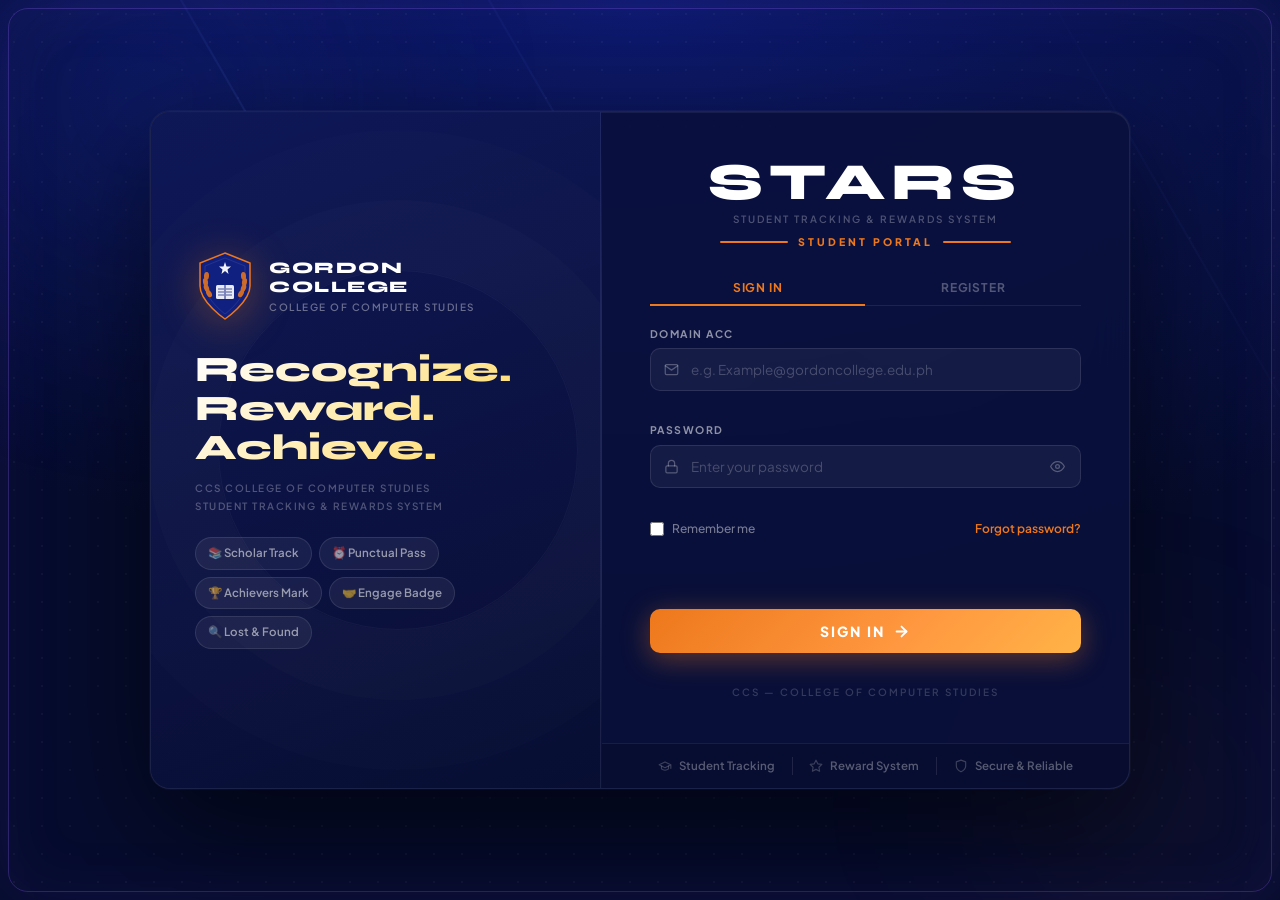
<file: index.html>
<!DOCTYPE html>
<html lang="en">
<head>
  <meta charset="UTF-8" />
  <meta name="viewport" content="width=device-width, initial-scale=1.0"/>
  <title>STARS — Login</title>
  <link rel="stylesheet" href="style.css" />
  <link href="https://fonts.googleapis.com/css2?family=Syne:wght@600;700;800;900&family=Plus+Jakarta+Sans:wght@400;500;600;700&display=swap" rel="stylesheet"/>
  <style>
    *, *::before, *::after { box-sizing: border-box; margin: 0; padding: 0; }

    :root {
      --orange: #EE781C;
      --orange-light: #FF9A3C;
      --navy-deep: #060c2e;
      --font-display: 'Syne', sans-serif;
      --font-body: 'Plus Jakarta Sans', sans-serif;
    }

    body {
      font-family: var(--font-body);
      min-height: 100vh;
      display: flex;
      align-items: center;
      justify-content: center;
      background: var(--navy-deep);
      overflow: hidden;
      position: relative;
    }

    /* ── BACKGROUND ── */
    .bg-wrap {
      position: fixed; inset: 0; z-index: 0;
      background: radial-gradient(ellipse 130% 100% at 50% 0%, #0d1a6e 0%, #060c2e 65%);
      overflow: hidden;
    }
    .bg-wrap::before {
      content: '';
      position: absolute; inset: 0;
      background-image: radial-gradient(rgba(255,255,255,0.07) 1px, transparent 1px);
      background-size: 28px 28px;
      opacity: 0.55;
    }
    .bg-streak {
      position: absolute; width: 1.5px;
      background: linear-gradient(to bottom, transparent, rgba(99,130,255,0.15), transparent);
      transform: rotate(-30deg); transform-origin: top center;
    }
    .bg-streak:nth-child(1){height:60vh;top:-10vh;left:10%;}
    .bg-streak:nth-child(2){height:80vh;top:-20vh;left:30%;opacity:.5;}
    .bg-streak:nth-child(3){height:50vh;top:10vh;left:60%;opacity:.4;}
    .bg-streak:nth-child(4){height:70vh;top:-5vh;left:80%;opacity:.3;}
    .bg-orb {
      position: absolute; border-radius: 50%;
      filter: blur(100px); pointer-events: none;
    }
    .bg-orb-1{width:500px;height:500px;background:radial-gradient(circle,rgba(30,60,200,0.25) 0%,transparent 70%);top:-150px;left:-100px;}
    .bg-orb-2{width:400px;height:400px;background:radial-gradient(circle,rgba(238,120,28,0.08) 0%,transparent 70%);bottom:-100px;right:-50px;}

    /* Purple border frame (from Image 1) */
    .bg-frame {
      position: fixed; inset: 8px;
      border: 1.5px solid rgba(120,80,220,0.35);
      border-radius: 20px; pointer-events: none; z-index: 0;
      box-shadow: 0 0 60px rgba(100,60,200,0.15), inset 0 0 60px rgba(100,60,200,0.08);
    }

    /* ── MAIN CARD (Image 1 style) ── */
   .login-card {
  position: relative; z-index: 10;
  display: flex;
  width: min(980px, calc(100vw - 48px));
  min-height: 530px;
  max-height: calc(100vh - 48px);
  border-radius: 20px; overflow: hidden;
  background: rgba(10,16,60,0.88);
  border: 1px solid rgba(255,255,255,0.08);
  box-shadow: 0 40px 120px rgba(0,0,0,0.6), 0 0 0 1px rgba(255,255,255,0.04), inset 0 1px 0 rgba(255,255,255,0.06);
  backdrop-filter: blur(20px);
}

    /* ── LEFT PANEL ── */
    .brand-panel {
      flex: 0 0 46%;
      display: flex; flex-direction: column; justify-content: center;
      padding: 52px 44px;
      background: linear-gradient(160deg, rgba(15,25,90,0.9) 0%, rgba(8,14,50,0.95) 100%);
      border-right: 1px solid rgba(255,255,255,0.07);
      position: relative; overflow: hidden;
    }
    /* Radial rings (Image 1 detail) */
    .brand-panel::before {
      content: '';
      position: absolute;
      width: 360px; height: 360px; border-radius: 50%;
      border: 1px solid rgba(255,255,255,0.04);
      top: 50%; left: 55%; transform: translate(-50%,-50%);
      box-shadow: 0 0 0 70px rgba(255,255,255,0.012), 0 0 0 140px rgba(255,255,255,0.007);
      pointer-events: none;
    }

    .brand-inner { position: relative; z-index: 2; }

    /* Logo row — shield + college name */
    .brand-logo-row {
      display: flex; align-items: center; gap: 14px;
      margin-bottom: 30px;
    }
    .shield-svg {
      width: 60px; height: auto;
      filter: drop-shadow(0 6px 20px rgba(238,120,28,0.35));
      flex-shrink: 0;
    }
    .col-name {
      font-family: var(--font-display);
      font-size: 16px; font-weight: 800;
      color: #fff; text-transform: uppercase;
      letter-spacing: 1.5px; line-height: 1.2;
    }
    .col-sub {
      font-size: 10px; font-weight: 600;
      color: rgba(255,255,255,0.38);
      text-transform: uppercase; letter-spacing: 1.5px;
      margin-top: 3px;
    }

    /* "Recognize. Reward. Achieve." — from Image 2 */
    .panel-headline {
      font-family: var(--font-display);
      font-size: clamp(28px, 2.8vw, 38px);
      font-weight: 900; line-height: 1.08;
      margin-bottom: 12px;
      background: linear-gradient(135deg, #ffffff 0%, #FFD54F 100%);
      -webkit-background-clip: text; -webkit-text-fill-color: transparent;
      background-clip: text;
    }

    /* CCS subtitle — from Image 2 */
    .panel-sub-desc {
      font-size: 10px; font-weight: 600;
      color: rgba(255,255,255,0.28);
      text-transform: uppercase; letter-spacing: 1.5px;
      line-height: 1.8; margin-bottom: 22px;
    }

    /* Feature badges — from Image 2 */
    .panel-badges {
      display: flex; flex-wrap: wrap; gap: 7px;
    }
    .panel-badge {
      background: rgba(255,255,255,0.06);
      border: 1px solid rgba(255,255,255,0.1);
      color: rgba(255,255,255,0.55);
      padding: 6px 12px; border-radius: 99px;
      font-size: 11.5px; font-weight: 600;
      transition: background 0.2s, border-color 0.2s;
      cursor: default;
    }
    .panel-badge:hover {
      background: rgba(238,120,28,0.12);
      border-color: rgba(238,120,28,0.3);
      color: rgba(255,255,255,0.85);
    }

    /* ── DIVIDER ── */
    .card-divider {
      width: 1px;
      background: linear-gradient(to bottom, transparent 5%, rgba(255,255,255,0.1) 30%, rgba(255,255,255,0.1) 70%, transparent 95%);
      flex-shrink: 0;
    }

    /* ── RIGHT PANEL ── */
   .form-panel {
  flex: 1;
  display: flex; flex-direction: column; justify-content: center;
  padding: 44px 48px 88px;
  position: relative;
  overflow-y: auto;
  max-height: 100vh;
}

    /* STARS title */
    .stars-title {
      font-family: var(--font-display);
      font-size: 52px; font-weight: 900;
      color: #fff; letter-spacing: 6px;
      line-height: 1; text-align: center; margin-bottom: 3px;
    }
    /* "Student Tracking & Rewards System" — from Image 2 */
    .stars-sub {
      font-size: 10px; font-weight: 600;
      color: rgba(255,255,255,0.28);
      text-transform: uppercase; letter-spacing: 2px;
      text-align: center; margin-bottom: 4px;
    }

    /* STUDENT PORTAL label with orange lines */
    .portal-label {
      display: flex; align-items: center; justify-content: center;
      gap: 10px; margin-bottom: 20px;
    }
    .portal-label-line { flex: 1; max-width: 68px; height: 1.5px; background: var(--orange); border-radius: 2px; }
    .portal-label span {
      font-size: 10.5px; font-weight: 800;
      letter-spacing: 3px; color: var(--orange);
      text-transform: uppercase;
    }

    /* TABS */
    .auth-tabs {
      display: flex; margin-bottom: 20px;
      border-bottom: 1px solid rgba(255,255,255,0.08);
    }
    .auth-tab {
      flex: 1; background: none; border: none;
      padding: 9px 0;
      font-family: var(--font-body); font-size: 12px; font-weight: 700;
      color: rgba(255,255,255,0.3); cursor: pointer;
      border-bottom: 2px solid transparent; margin-bottom: -1px;
      transition: color 0.2s, border-color 0.2s;
      letter-spacing: 0.8px; text-transform: uppercase;
    }
    .auth-tab.active { color: var(--orange); border-bottom-color: var(--orange); }

    /* FORM */
    .login-form { display: flex; flex-direction: column; }
    .form-group { display: flex; flex-direction: column; gap: 6px; margin-bottom: 13px; }
    .form-group label {
      font-size: 10.5px; font-weight: 700;
      color: rgba(255,255,255,0.55);
      text-transform: uppercase; letter-spacing: 1.5px;
    }
    .input-wrap { position: relative; display: flex; align-items: center; }
    .input-icon {
      position: absolute; left: 14px;
      color: rgba(255,255,255,0.28);
      display: flex; align-items: center; pointer-events: none;
    }
    .input-icon svg { width: 15px; height: 15px; }

    .login-form input[type="email"],
    .login-form input[type="password"],
    .login-form input[type="text"],
    .login-form select {
      width: 100%;
      background: rgba(255,255,255,0.05);
      border: 1.5px solid rgba(255,255,255,0.1);
      border-radius: 10px; color: #fff;
      font-family: var(--font-body); font-size: 13.5px;
      padding: 12px 14px 12px 40px;
      transition: border-color 0.2s, background 0.2s, box-shadow 0.2s;
      outline: none;
    }
    .login-form input::placeholder { color: rgba(255,255,255,0.22); }
    .login-form input:focus,
    .login-form select:focus {
      border-color: rgba(255,255,255,0.3);
      background: rgba(255,255,255,0.08);
      box-shadow: 0 0 0 3px rgba(255,255,255,0.05);
    }

    .eye-toggle {
      position: absolute; right: 12px;
      background: none; border: none; cursor: pointer;
      color: rgba(255,255,255,0.28);
      display: flex; align-items: center; padding: 4px;
      transition: color 0.2s;
    }
    .eye-toggle:hover { color: rgba(255,255,255,0.6); }
    .eye-toggle svg { width: 15px; height: 15px; }

    /* Remember me + Forgot password */
    .form-extras {
      display: flex; align-items: center;
      justify-content: space-between; margin-bottom: 16px;
    }
    .remember-wrap { display: flex; align-items: center; gap: 8px; cursor: pointer; }
    .remember-wrap input[type="checkbox"] {
      width: 14px; height: 14px;
      accent-color: var(--orange); cursor: pointer; padding: 0;
    }
    .remember-wrap span { font-size: 12px; color: rgba(255,255,255,0.45); font-weight: 500; }
    .forgot-link {
      font-size: 12px; color: var(--orange); font-weight: 600;
      text-decoration: none; transition: opacity 0.2s;
    }
    .forgot-link:hover { opacity: 0.75; }

    /* SIGN IN button */
    .btn-signin {
      background: linear-gradient(135deg, #EE781C 0%, #FF9840 60%, #FFB347 100%);
      color: #fff; border: none; border-radius: 10px;
      font-family: var(--font-body); font-size: 14px; font-weight: 800;
      padding: 13px 24px; cursor: pointer; width: 100%;
      letter-spacing: 2px; text-transform: uppercase;
      box-shadow: 0 6px 28px rgba(238,120,28,0.4);
      transition: opacity 0.2s, transform 0.1s, box-shadow 0.2s;
      display: flex; align-items: center; justify-content: center; gap: 8px;
    }
    .btn-signin:hover { opacity: 0.92; box-shadow: 0 8px 36px rgba(238,120,28,0.55); }
    .btn-signin:active { transform: scale(0.98); }
    .btn-signin:disabled { opacity: 0.4; cursor: not-allowed; box-shadow: none; }
    .btn-signin svg { width: 17px; height: 17px; }

    .form-error { color: #f87171; font-size: 12px; min-height: 14px; font-weight: 500; margin-bottom: 5px; }
    .form-success { color: #4ade80; font-size: 12px; min-height: 14px; font-weight: 500; }

    /* "CCS — College of Computer Studies" — from Image 2 */
    .form-footer-text {
      text-align: center; font-size: 10px; font-weight: 600;
      color: rgba(255,255,255,0.18); letter-spacing: 2px;
      text-transform: uppercase; margin-top: 13px;
    }

    /* ── BOTTOM STRIP (Image 1) ── */
    .bottom-strip {
      display: flex; align-items: center;
      justify-content: space-around;
      padding: 13px 48px;
      border-top: 1px solid rgba(255,255,255,0.07);
      background: rgba(0,0,0,0.15);
      position: absolute; bottom: 0; left: 0; right: 0;
    }
    .strip-item {
      display: flex; align-items: center; gap: 7px;
      color: rgba(255,255,255,0.32);
      font-size: 11.5px; font-weight: 600;
    }
    .strip-item svg { width: 14px; height: 14px; opacity: 0.65; }
    .strip-sep { width: 1px; height: 18px; background: rgba(255,255,255,0.1); }

    /* Register form extras */
    .login-form select {
      padding-left: 14px; color: rgba(255,255,255,0.65);
      background-image: url("data:image/svg+xml,%3Csvg xmlns='http://www.w3.org/2000/svg' width='12' height='12' viewBox='0 0 12 12'%3E%3Cpath fill='%23888' d='M6 8L1 3h10z'/%3E%3C/svg%3E");
      background-repeat: no-repeat; background-position: right 14px center;
      appearance: none;
    }
    .login-form select option { background: #0d1136; color: #fff; }
    .login-form input[readonly] {
      background: rgba(255,255,255,0.03); color: rgba(255,255,255,0.28);
      cursor: not-allowed; border-color: rgba(255,255,255,0.06);
    }
    .form-row { display: grid; grid-template-columns: 1fr 1fr; gap: 12px; }

    /* ── RESPONSIVE ── */
    @media (max-width: 700px) {
      .brand-panel { display: none; }
      .card-divider { display: none; }
      .login-card { width: calc(100vw - 32px); }
      .form-panel { padding: 40px 28px 88px; }
      .form-row { grid-template-columns: 1fr; }
      .bottom-strip { padding: 13px 28px; }
    }
  </style>
</head>
<body>

  <!-- Background (Image 1 style) -->
  <div class="bg-wrap">
    <div class="bg-streak"></div><div class="bg-streak"></div>
    <div class="bg-streak"></div><div class="bg-streak"></div>
    <div class="bg-orb bg-orb-1"></div>
    <div class="bg-orb bg-orb-2"></div>
  </div>
  <div class="bg-frame"></div>

  <!-- MAIN CARD -->
  <div class="login-card">

    <!-- ══ LEFT PANEL ══ -->
    <div class="brand-panel">
      <div class="brand-inner">

        <!-- Gordon College logo row -->
        <div class="brand-logo-row">
          <svg class="shield-svg" viewBox="0 0 120 140" fill="none" xmlns="http://www.w3.org/2000/svg">
            <path d="M60 4 L110 24 L110 70 C110 102 60 136 60 136 C60 136 10 102 10 70 L10 24 Z" fill="#0f2080" stroke="#EE781C" stroke-width="3"/>
            <path d="M60 14 L100 30 L100 68 C100 96 60 126 60 126 C60 126 20 96 20 68 L20 30 Z" fill="none" stroke="rgba(255,255,255,0.12)" stroke-width="1.5"/>
            <g opacity="0.85" fill="#EE781C">
              <ellipse cx="28" cy="85" rx="5" ry="8" transform="rotate(-30 28 85)"/>
              <ellipse cx="23" cy="74" rx="5" ry="8" transform="rotate(-20 23 74)"/>
              <ellipse cx="21" cy="62" rx="5" ry="8" transform="rotate(-10 21 62)"/>
              <ellipse cx="23" cy="50" rx="5" ry="8" transform="rotate(5 23 50)"/>
            </g>
            <g opacity="0.85" fill="#EE781C">
              <ellipse cx="92" cy="85" rx="5" ry="8" transform="rotate(30 92 85)"/>
              <ellipse cx="97" cy="74" rx="5" ry="8" transform="rotate(20 97 74)"/>
              <ellipse cx="99" cy="62" rx="5" ry="8" transform="rotate(10 99 62)"/>
              <ellipse cx="97" cy="50" rx="5" ry="8" transform="rotate(-5 97 50)"/>
            </g>
            <polygon points="60,22 63,31 72,31 65,37 67,46 60,40 53,46 55,37 48,31 57,31" fill="white" opacity="0.95"/>
            <rect x="42" y="68" width="36" height="28" rx="3" fill="white" opacity="0.9"/>
            <line x1="60" y1="68" x2="60" y2="96" stroke="#0f2080" stroke-width="2"/>
            <line x1="46" y1="76" x2="58" y2="76" stroke="#0f2080" stroke-width="1.5"/>
            <line x1="46" y1="82" x2="58" y2="82" stroke="#0f2080" stroke-width="1.5"/>
            <line x1="46" y1="88" x2="58" y2="88" stroke="#0f2080" stroke-width="1.5"/>
            <line x1="62" y1="76" x2="74" y2="76" stroke="#0f2080" stroke-width="1.5"/>
            <line x1="62" y1="82" x2="74" y2="82" stroke="#0f2080" stroke-width="1.5"/>
            <line x1="62" y1="88" x2="74" y2="88" stroke="#0f2080" stroke-width="1.5"/>
          </svg>
          <div>
            <div class="col-name">Gordon<br>College</div>
            <div class="col-sub">College of Computer Studies</div>
          </div>
        </div>

        <!-- Headline from Image 2 -->
        <h2 class="panel-headline">Recognize.<br>Reward.<br>Achieve.</h2>

        <!-- Subtitle from Image 2 -->
        <p class="panel-sub-desc">CCS College of Computer Studies<br>Student Tracking &amp; Rewards System</p>

        <!-- Badges from Image 2 -->
        <div class="panel-badges">
          <span class="panel-badge">📚 Scholar Track</span>
          <span class="panel-badge">⏰ Punctual Pass</span>
          <span class="panel-badge">🏆 Achievers Mark</span>
          <span class="panel-badge">🤝 Engage Badge</span>
          <span class="panel-badge">🔍 Lost &amp; Found</span>
        </div>

      </div>
    </div>

    <div class="card-divider"></div>

    <!-- ══ RIGHT PANEL ══ -->
    <div class="form-panel">

      <!-- STARS branding -->
      <div style="text-align:center; margin-bottom:3px;">
        <h1 class="stars-title">STARS</h1>
        <!-- "Student Tracking & Rewards System" from Image 2 -->
        <p class="stars-sub">Student Tracking &amp; Rewards System</p>
      </div>

      <!-- "STUDENT PORTAL" label with orange lines (Image 1) -->
      <div class="portal-label">
        <div class="portal-label-line"></div>
        <span id="panelLabel">Student Portal</span>
        <div class="portal-label-line"></div>
      </div>

      <!-- TABS -->
      <div class="auth-tabs">
  <button class="auth-tab active" onclick="switchTab('login',this)">Sign In</button>
  <button class="auth-tab" onclick="switchTab('register',this)">Register</button>
</div>

      <!-- ── LOGIN FORM ── -->
      <form class="login-form" id="loginForm">

        <div class="form-group">
          <label for="email">Domain Acc</label>
          <div class="input-wrap">
            <span class="input-icon">
              <svg viewBox="0 0 24 24" fill="none" stroke="currentColor" stroke-width="2" stroke-linecap="round" stroke-linejoin="round">
                <path d="M4 4h16c1.1 0 2 .9 2 2v12c0 1.1-.9 2-2 2H4c-1.1 0-2-.9-2-2V6c0-1.1.9-2 2-2z"/>
                <polyline points="22,6 12,13 2,6"/>
              </svg>
            </span>
            <input type="email" id="email" placeholder="e.g. Example@gordoncollege.edu.ph" required />
          </div>
        </div>

        <div class="form-group">
          <label for="password">Password</label>
          <div class="input-wrap">
            <span class="input-icon">
              <svg viewBox="0 0 24 24" fill="none" stroke="currentColor" stroke-width="2" stroke-linecap="round" stroke-linejoin="round">
                <rect x="3" y="11" width="18" height="11" rx="2" ry="2"/><path d="M7 11V7a5 5 0 0 1 10 0v4"/>
              </svg>
            </span>
            <input type="password" id="password" placeholder="Enter your password" required />
            <button type="button" class="eye-toggle" onclick="togglePassword('password',this)" tabindex="-1">
              <svg viewBox="0 0 24 24" fill="none" stroke="currentColor" stroke-width="2" stroke-linecap="round" stroke-linejoin="round">
                <path d="M1 12s4-8 11-8 11 8 11 8-4 8-11 8-11-8-11-8z"/><circle cx="12" cy="12" r="3"/>
              </svg>
            </button>
          </div>
        </div>

        <div class="form-extras">
          <label class="remember-wrap">
            <input type="checkbox" id="rememberMe" style="width:14px;height:14px;padding:0;" />
            <span>Remember me</span>
          </label>
          <a href="#" class="forgot-link" onclick="showForgotPassword(event)">Forgot password?</a>
        </div>

        <div class="form-error" id="loginError"></div>
        <button type="submit" class="btn-signin" id="loginBtn">
          Sign In
          <svg viewBox="0 0 24 24" fill="none" stroke="currentColor" stroke-width="2.5" stroke-linecap="round" stroke-linejoin="round">
            <line x1="5" y1="12" x2="19" y2="12"/><polyline points="12 5 19 12 12 19"/>
          </svg>
        </button>

        <p class="form-footer-text">CCS — College of Computer Studies</p>
      </form>

      <!-- ── REGISTER FORM ── -->
      <form class="login-form" id="registerForm" style="display:none">
        <div class="form-group">
          <label for="regName">Full Name</label>
          <div class="input-wrap">
            <span class="input-icon"><svg viewBox="0 0 24 24" fill="none" stroke="currentColor" stroke-width="2" stroke-linecap="round" stroke-linejoin="round"><path d="M20 21v-2a4 4 0 0 0-4-4H8a4 4 0 0 0-4 4v2"/><circle cx="12" cy="7" r="4"/></svg></span>
            <input type="text" id="regName" placeholder="e.g. Juan Dela Cruz" required />
          </div>
        </div>
        <div class="form-group">
          <label for="regStudentId">Student ID</label>
          <div class="input-wrap">
            <span class="input-icon"><svg viewBox="0 0 24 24" fill="none" stroke="currentColor" stroke-width="2" stroke-linecap="round" stroke-linejoin="round"><rect x="2" y="3" width="20" height="18" rx="2"/><line x1="8" y1="9" x2="16" y2="9"/><line x1="8" y1="13" x2="14" y2="13"/></svg></span>
            <input type="text" id="regStudentId" placeholder="e.g. 2021-00123" required oninput="autoFillEmail(this.value)" />
          </div>
        </div>
        <div class="form-group">
          <label for="regEmail">School Email</label>
          <div class="input-wrap">
            <span class="input-icon"><svg viewBox="0 0 24 24" fill="none" stroke="currentColor" stroke-width="2" stroke-linecap="round" stroke-linejoin="round"><path d="M4 4h16c1.1 0 2 .9 2 2v12c0 1.1-.9 2-2 2H4c-1.1 0-2-.9-2-2V6c0-1.1.9-2 2-2z"/><polyline points="22,6 12,13 2,6"/></svg></span>
            <input type="email" id="regEmail" placeholder="Auto-filled from Student ID" required readonly />
          </div>
        </div>
        <div class="form-row">
          <div class="form-group">
            <label for="regProgram">Program</label>
            <select id="regProgram" required>
              <option value="" disabled selected>Select program</option>
              <option value="BSIT">BSIT</option>
              <option value="BSCS">BSCS</option>
              <option value="BSEMC">BSEMC</option>
              <option value="ACT">ACT</option>
            </select>
          </div>
          <div class="form-group">
            <label for="regYear">Year Level</label>
            <select id="regYear" required>
              <option value="" disabled selected>Select year</option>
              <option value="1">1st Year</option>
              <option value="2">2nd Year</option>
              <option value="3">3rd Year</option>
              <option value="4">4th Year</option>
            </select>
          </div>
        </div>
        <div class="form-group">
          <label for="regBlock">Block</label>
          <div class="input-wrap">
            <span class="input-icon"><svg viewBox="0 0 24 24" fill="none" stroke="currentColor" stroke-width="2" stroke-linecap="round" stroke-linejoin="round"><path d="M3 9l9-7 9 7v11a2 2 0 0 1-2 2H5a2 2 0 0 1-2-2z"/></svg></span>
            <input type="text" id="regBlock" placeholder="e.g. A, B, 3A" required />
          </div>
        </div>
        <div class="form-group">
          <label for="regPassword">Password</label>
          <div class="input-wrap">
            <span class="input-icon"><svg viewBox="0 0 24 24" fill="none" stroke="currentColor" stroke-width="2" stroke-linecap="round" stroke-linejoin="round"><rect x="3" y="11" width="18" height="11" rx="2" ry="2"/><path d="M7 11V7a5 5 0 0 1 10 0v4"/></svg></span>
            <input type="password" id="regPassword" placeholder="Create a password (min. 6 characters)" required />
            <button type="button" class="eye-toggle" onclick="togglePassword('regPassword',this)" tabindex="-1">
              <svg viewBox="0 0 24 24" fill="none" stroke="currentColor" stroke-width="2" stroke-linecap="round" stroke-linejoin="round"><path d="M1 12s4-8 11-8 11 8 11 8-4 8-11 8-11-8-11-8z"/><circle cx="12" cy="12" r="3"/></svg>
            </button>
          </div>
        </div>
        <div class="form-error" id="registerError"></div>
        <div class="form-success" id="registerSuccess"></div>
        <button type="submit" class="btn-signin" id="registerBtn">
          Create Account
          <svg viewBox="0 0 24 24" fill="none" stroke="currentColor" stroke-width="2.5" stroke-linecap="round" stroke-linejoin="round"><line x1="5" y1="12" x2="19" y2="12"/><polyline points="12 5 19 12 12 19"/></svg>
        </button>
        <p class="form-footer-text">CCS — College of Computer Studies</p>
      </form>

      <!-- Bottom strip -->
      <div class="bottom-strip">
        <div class="strip-item">
          <svg viewBox="0 0 24 24" fill="none" stroke="currentColor" stroke-width="2" stroke-linecap="round" stroke-linejoin="round"><path d="M22 10v6M2 10l10-5 10 5-10 5z"/><path d="M6 12v5c3 3 9 3 12 0v-5"/></svg>
          <span>Student Tracking</span>
        </div>
        <div class="strip-sep"></div>
        <div class="strip-item">
          <svg viewBox="0 0 24 24" fill="none" stroke="currentColor" stroke-width="2" stroke-linecap="round" stroke-linejoin="round"><polygon points="12 2 15.09 8.26 22 9.27 17 14.14 18.18 21.02 12 17.77 5.82 21.02 7 14.14 2 9.27 8.91 8.26 12 2"/></svg>
          <span>Reward System</span>
        </div>
        <div class="strip-sep"></div>
        <div class="strip-item">
          <svg viewBox="0 0 24 24" fill="none" stroke="currentColor" stroke-width="2" stroke-linecap="round" stroke-linejoin="round"><path d="M12 22s8-4 8-10V5l-8-3-8 3v7c0 6 8 10 8 10z"/></svg>
          <span>Secure &amp; Reliable</span>
        </div>
      </div>

    </div>
  </div>

  <script>
    const token = localStorage.getItem('stars_token');
    if (!token) localStorage.removeItem('stars_user');
  </script>
  <script src="api.js"></script>
  <script src="auth.js"></script>
  <script>
    function switchTab(tab, el) {
      const isLogin = tab === 'login';
      document.getElementById('loginForm').style.display    = isLogin ? 'flex' : 'none';
      document.getElementById('registerForm').style.display = isLogin ? 'none' : 'flex';
      document.getElementById('panelLabel').textContent = isLogin ? 'Student Portal' : 'Create Account';
      document.querySelectorAll('.auth-tab').forEach(t => t.classList.remove('active'));
      if (el) el.classList.add('active');
    }

    function autoFillEmail(studentId) {
      const stripped = studentId.replace(/-/g, '');
      const emailField = document.getElementById('regEmail');
      emailField.value = stripped ? stripped + '@gordoncollege.edu.ph' : '';
    }

    function togglePassword(fieldId, btn) {
      const input = document.getElementById(fieldId);
      const isText = input.type === 'text';
      input.type = isText ? 'password' : 'text';
      btn.style.color = isText ? 'rgba(255,255,255,0.28)' : 'rgba(255,255,255,0.7)';
    }

    document.getElementById('registerForm').addEventListener('submit', async (e) => {
      e.preventDefault();
      const btn       = document.getElementById('registerBtn');
      const errEl     = document.getElementById('registerError');
      const successEl = document.getElementById('registerSuccess');
      errEl.textContent = ''; successEl.textContent = '';
      btn.disabled = true;
      btn.childNodes[0].textContent = 'Creating account...';

      const fullName  = document.getElementById('regName').value.trim();
      const studentId = document.getElementById('regStudentId').value.trim();
      const email     = document.getElementById('regEmail').value.trim();
      const program   = document.getElementById('regProgram').value;
      const yearLevel = document.getElementById('regYear').value;
      const block     = document.getElementById('regBlock').value.trim();
      const password  = document.getElementById('regPassword').value;

      if (!program || !yearLevel) {
        errEl.textContent = 'Please select your program and year level.';
        btn.disabled = false; btn.childNodes[0].textContent = 'Create Account'; return;
      }
      if (password.length < 6) {
        errEl.textContent = 'Password must be at least 6 characters.';
        btn.disabled = false; btn.childNodes[0].textContent = 'Create Account'; return;
      }
      if (!email.endsWith('@gordoncollege.edu.ph')) {
        errEl.textContent = 'Invalid email. Please enter a valid Student ID.';
        btn.disabled = false; btn.childNodes[0].textContent = 'Create Account'; return;
      }

      const result = await api.register(fullName, studentId, email, program, block, yearLevel, password);
      if (result.success) {
        successEl.textContent = '✓ Account created! Please wait for your Program Chair to approve your account.';
        document.getElementById('registerForm').reset();
        document.getElementById('regEmail').value = '';
        setTimeout(() => {
          switchTab('login');
          document.querySelector('.auth-tab').classList.add('active');
        }, 1500);
      } else {
        errEl.textContent = result.message;
      }
      btn.disabled = false;
      btn.childNodes[0].textContent = 'Create Account';
    });

    function showForgotPassword(e) {
  e.preventDefault();
  const email = document.getElementById('email').value.trim();
  const result = prompt('Enter your Gordon College email to reset your password:', email || '');
  if (!result) return;
  
  const errEl = document.getElementById('loginError');
  errEl.style.color = '#4ade80';
  errEl.textContent = 'Sending reset link...';
  
  fetch('https://stars-backend-1.onrender.com/api/auth/forgot-password', {
    method: 'POST',
    headers: { 'Content-Type': 'application/json' },
    body: JSON.stringify({ email: result })
  })
  .then(r => r.json())
  .then(data => {
    if (data.success) {
      errEl.textContent = '✓ Reset link sent! Check your email.';
    } else {
      errEl.style.color = '#f87171';
      errEl.textContent = data.message || 'Email not found.';
    }
  })
  .catch(() => {
    errEl.style.color = '#f87171';
    errEl.textContent = 'Connection error. Try again.';
  });
}
    
  </script>
</body>
</html>
</file>
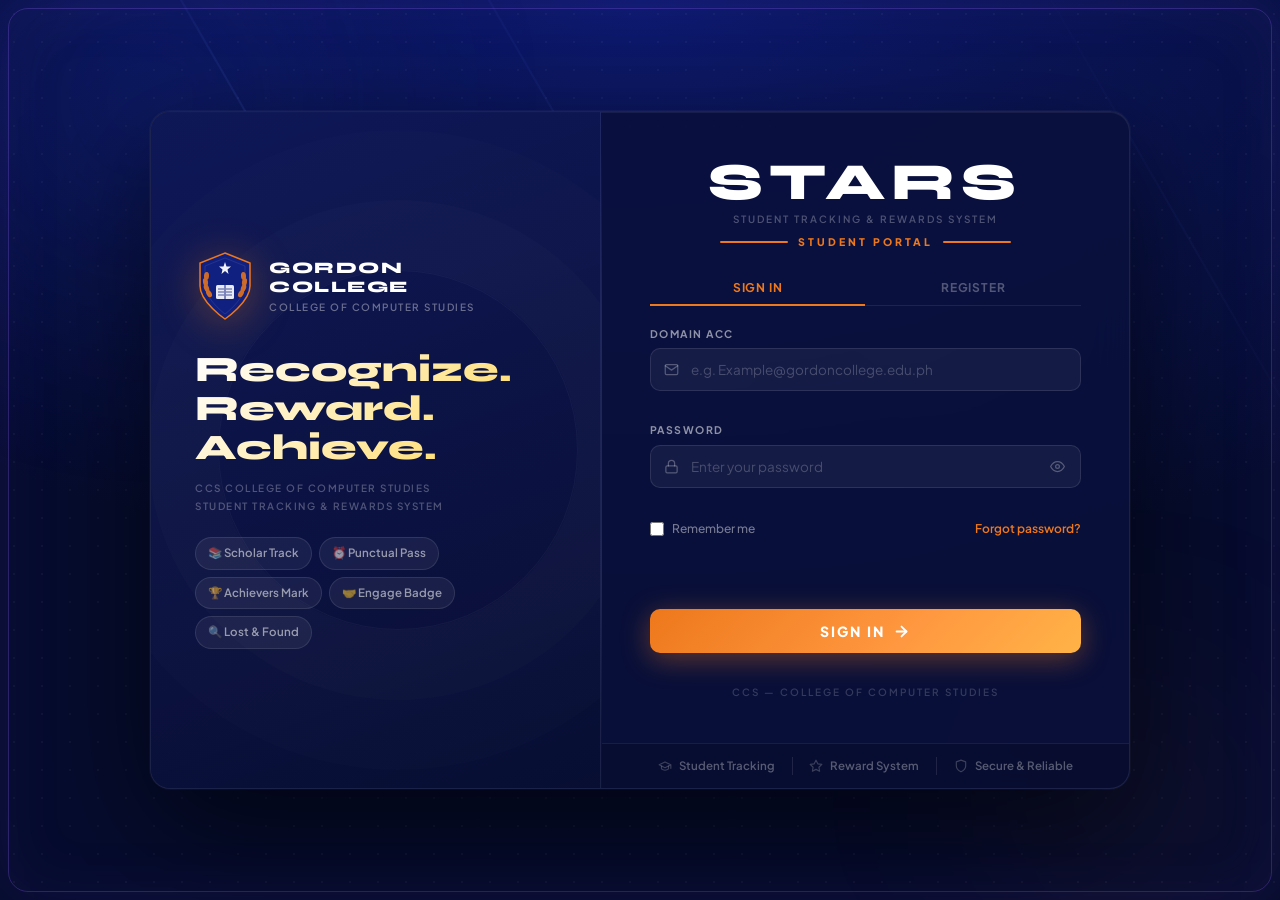
<file: dashboard.html>
<!DOCTYPE html>
<html lang="en">
<head>
  <meta charset="UTF-8"/>
  <meta name="viewport" content="width=device-width, initial-scale=1.0"/>
  <title>STARS — Dashboard</title>
  <link rel="stylesheet" href="style.css"/>
  <link rel="stylesheet" href="dashboard.css"/>
  <link rel="stylesheet" href="guidelines.css"/>
  <link href="https://fonts.googleapis.com/css2?family=Syne:wght@600;700;800&family=Plus+Jakarta+Sans:wght@400;500;600;700&display=swap" rel="stylesheet"/>
</head>
<body class="app-page">

  <!-- HAMBURGER BUTTON (visible on mobile only) -->
  <button class="hamburger-btn" id="hamburgerBtn" aria-label="Open menu">
    <span></span>
    <span></span>
    <span></span>
  </button>

  <!-- OVERLAY (darkens background when sidebar is open on mobile) -->
  <div class="sidebar-overlay" id="sidebarOverlay"></div>

  <!-- SIDEBAR -->
  <aside class="sidebar" id="sidebar">
    <div class="sidebar-brand">
      <span class="brand-star">★</span>
      <span>STARS</span>
    </div>
    <nav class="sidebar-nav">
      <a href="dashboard.html" class="nav-item active">
        <span class="nav-icon">⊞</span> Dashboard
      </a>
      <a href="submit.html" class="nav-item">
        <span class="nav-icon">↑</span> Submit Achievement
      </a>
      <a href="rewards.html" class="nav-item">
        <span class="nav-icon">🏆</span> Rewards
      </a>
      <a href="ranking.html" class="nav-item">
        <span class="nav-icon">📊</span> Rankings
      </a>
      <a href="guidelines.html" class="nav-item">
        <span class="nav-icon">📋</span> Guidelines
      </a>
      <a href="settings.html" class="nav-item">
        <span class="nav-icon">⚙️</span> Settings
      </a>
    </nav>
    <div class="sidebar-footer">
      <!-- DARK MODE TOGGLE -->
      <div class="dark-mode-row">
        <span class="dark-mode-label">
          <span id="themeIcon">🌙</span> Dark Mode
        </span>
        <label class="toggle-switch">
          <input type="checkbox" id="darkModeToggle"/>
          <span class="toggle-slider"></span>
        </label>
      </div>
      <div class="user-info" id="sidebarUser">
        <div class="user-avatar" id="userAvatar">S</div>
        <div>
          <p class="user-name" id="userName">Loading...</p>
          <p class="user-id" id="userStudentId">—</p>
        </div>
      </div>
      <button class="btn-logout" id="logoutBtn">Logout</button>
    </div>
  </aside>

  <!-- MAIN CONTENT -->
  <main class="main-content">
    <header class="page-header">
      <div>
        <h2 class="page-title">Dashboard</h2>
        <p class="page-sub" id="greetingText">Welcome back!</p>
      </div>
    </header>

    <!-- POINTS OVERVIEW -->
    <section class="points-overview">
      <div class="points-card points-main">
        <p class="points-label">Total Balance</p>
        <h1 class="points-value" id="totalBalance">—</h1>
        <p class="points-unit">merit points</p>
      </div>
      
      <div class="points-card">
        <p class="points-label">Scholar Track</p>
        <h2 class="points-value scholar" id="scholarPts">—</h2>
        <span class="category-badge scholar">Academic</span>
      </div>
      <div class="points-card">
        <p class="points-label">Punctual Pass</p>
        <h2 class="points-value punctual" id="punctualPts">—</h2>
        <span class="category-badge punctual">Attendance</span>
      </div>
      <div class="points-card">
        <p class="points-label">Achievers Mark</p>
        <h2 class="points-value achiever" id="achieverPts">—</h2>
        <span class="category-badge achiever">Contests</span>
      </div>
      <div class="points-card">
        <p class="points-label">Engage Badge</p>
        <h2 class="points-value engage" id="engagePts">—</h2>
        <span class="category-badge engage">Participation</span>
      </div>
     <!-- ✅ NEW: General Badge -->
      <div class="points-card">
        <p class="points-label">General</p>
        <h2 class="points-value general" id="generalPts">—</h2>
        <span class="category-badge general">Other</span>
      </div>
    </section>

    <!-- MOTIVATION MILESTONES -->
    <section class="section-block" id="motivationSection">
      <div class="motivation-progress-banner">
        <div class="mot-banner-icon">🎯</div>
        <div class="mot-banner-text">
          <p class="mot-banner-title" id="motBannerTitle">Loading your next reward...</p>
          <p class="mot-banner-sub" id="motBannerSub"></p>
          <div class="mot-progress-bar-wrap">
            <div class="mot-progress-bar-fill" id="motProgressFill"></div>
          </div>
          <div class="mot-progress-labels">
            <span id="motCurrentPts">0 pts</span>
            <span id="motTargetPts">— pts</span>
          </div>
        </div>
      </div>
      <div class="section-header" style="margin-top:1.4rem; margin-bottom:12px;">
        <h3 style="margin-bottom:0;">Rewards Milestones</h3>
        <a href="rewards.html" class="btn-link">View All →</a>
      </div>
      <div class="milestones-grid" id="milestonesGrid"></div>
    </section>

    <!-- RECENT SUBMISSIONS -->
    <section class="section-block">
      <div class="section-header">
        <h3>Recent Submissions</h3>
        <a href="submit.html" class="btn-link">+ New Submission</a>
      </div>
      <div class="table-wrap">
        <table class="data-table" id="submissionsTable">
          <thead>
            <tr>
              <th>Achievement</th>
              <th>Category</th>
              <th>Points</th>
              <th>Status</th>
              <th>Date</th>
            </tr>
          </thead>
          <tbody id="submissionsBody">
            <tr><td colspan="5" class="loading-row">Loading...</td></tr>
          </tbody>
        </table>
      </div>
    </section>

    <!-- REWARDS PREVIEW -->
    <section class="section-block">
      <div class="section-header">
        <h3>Rewards You Can Claim</h3>
        <a href="rewards.html" class="btn-link">View All →</a>
      </div>
      <div class="rewards-grid" id="rewardsPreview"></div>
    </section>
  </main>

  <script src="api.js"></script>
  <script src="auth.js"></script>
  <script src="dashboard.js"></script>
  <script>
    // Dark mode init
    (function() {
      const savedTheme = localStorage.getItem('stars_theme');
      const toggle = document.getElementById('darkModeToggle');
      const icon   = document.getElementById('themeIcon');
      if (savedTheme === 'dark') {
        document.body.classList.add('dark-mode');
        if (toggle) toggle.checked = true;
        if (icon)   icon.textContent = '☀️';
      }
      if (toggle) {
        toggle.addEventListener('change', () => {
          if (toggle.checked) {
            document.body.classList.add('dark-mode');
            localStorage.setItem('stars_theme', 'dark');
            if (icon) icon.textContent = '☀️';
          } else {
            document.body.classList.remove('dark-mode');
            localStorage.setItem('stars_theme', 'light');
            if (icon) icon.textContent = '🌙';
          }
        });
      }
    })();

    // Hamburger menu
(function() {
  const btn     = document.getElementById('hamburgerBtn');
  const sidebar = document.getElementById('sidebar');
  const overlay = document.getElementById('sidebarOverlay');

  function openSidebar() {
    sidebar.classList.add('open');
    overlay.classList.add('active');
    btn.classList.add('open');
    document.body.style.overflow = 'hidden';
  }
  function closeSidebar() {
    sidebar.classList.remove('open');
    overlay.classList.remove('active');
    btn.classList.remove('open');
    document.body.style.removeProperty('overflow'); // ← AYOS NITO
  }

  btn.addEventListener('click', () => {
    if (sidebar.classList.contains('open')) {
      closeSidebar();
    } else {
      openSidebar(); // ← X button fix: toggle, hindi palaging open
    }
  });
  
  overlay.addEventListener('click', closeSidebar);

  document.querySelectorAll('.nav-item').forEach(link => {
    link.addEventListener('click', closeSidebar);
  });
})();
  </script>
</body>
</html>
</file>
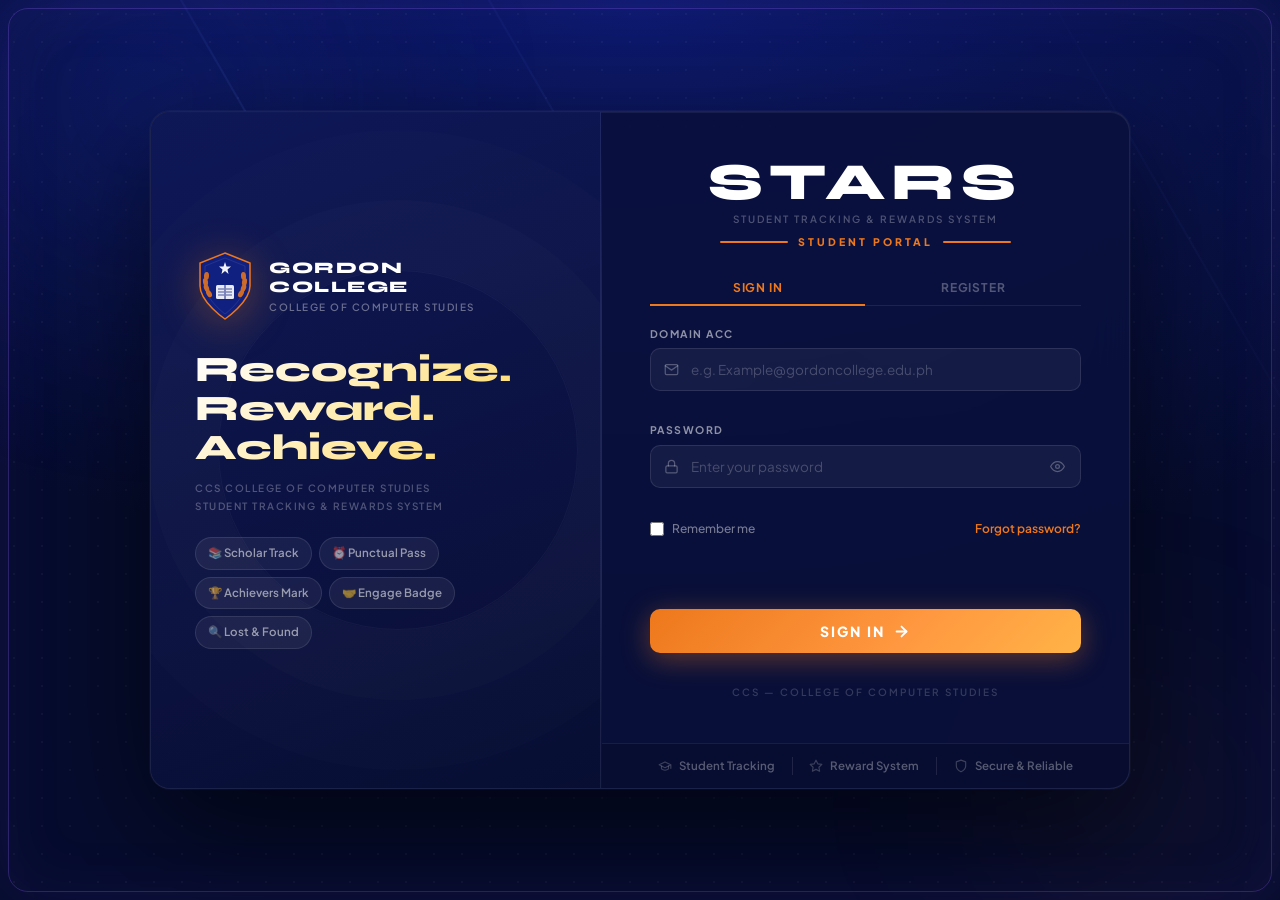
<file: guidelines.html>
<!DOCTYPE html>
<html lang="en">
<head>
  <meta charset="UTF-8"/>
  <meta name="viewport" content="width=device-width, initial-scale=1.0"/>
  <title>STARS — Guidelines</title>
  <link rel="stylesheet" href="style.css"/>
  <link rel="stylesheet" href="dashboard.css"/>
  <link rel="stylesheet" href="guidelines.css"/>
  <link href="https://fonts.googleapis.com/css2?family=Syne:wght@600;700;800&family=Plus+Jakarta+Sans:wght@400;500;600;700&display=swap" rel="stylesheet"/>
</head>
<body class="app-page">

  <!-- HAMBURGER BUTTON -->
  <button class="hamburger-btn" id="hamburgerBtn" aria-label="Open menu">
    <span></span>
    <span></span>
    <span></span>
  </button>

  <!-- OVERLAY -->
  <div class="sidebar-overlay" id="sidebarOverlay"></div>

  <!-- SIDEBAR -->
  <aside class="sidebar" id="sidebar">
    <div class="sidebar-brand">
      <span class="brand-star">★</span>
      <span>STARS</span>
    </div>
    <nav class="sidebar-nav">
      <a href="dashboard.html" class="nav-item">
        <span class="nav-icon">⊞</span> Dashboard
      </a>
      <a href="submit.html" class="nav-item">
        <span class="nav-icon">↑</span> Submit Achievement
      </a>
      <a href="rewards.html" class="nav-item">
        <span class="nav-icon">🏆</span> Rewards
      </a>
      <a href="ranking.html" class="nav-item">
        <span class="nav-icon">📊</span> Rankings
      </a>
      <a href="guidelines.html" class="nav-item active">
        <span class="nav-icon">📋</span> Guidelines
      </a>
      <a href="settings.html" class="nav-item">
        <span class="nav-icon">⚙️</span> Settings
      </a>
    </nav>
    <div class="sidebar-footer">
      <div class="dark-mode-row">
        <span class="dark-mode-label">
          <span id="themeIcon">🌙</span> Dark Mode
        </span>
        <label class="toggle-switch">
          <input type="checkbox" id="darkModeToggle"/>
          <span class="toggle-slider"></span>
        </label>
      </div>
      <div class="user-info" id="sidebarUser">
        <div class="user-avatar" id="userAvatar">S</div>
        <div>
          <p class="user-name" id="userName">Loading...</p>
          <p class="user-id" id="userStudentId">—</p>
        </div>
      </div>
      <button class="btn-logout" id="logoutBtn">Logout</button>
    </div>
  </aside>

  <!-- MAIN CONTENT -->
  <main class="main-content">
    <header class="page-header">
      <div>
        <h2 class="page-title">Guidelines & Rules</h2>
        <p class="page-sub">How to use STARS and earn merit points</p>
      </div>
    </header>

    <!-- HOW TO USE THE WEBSITE -->
    <div class="section-block guide-section">
      <h3>📘 How to Use the STARS Website</h3>
      <div class="steps-list">
        <div class="step-item">
          <div class="step-num">1</div>
          <div class="step-body">
            <p class="step-title">Log in to your account</p>
            <p class="step-desc">Your account is created by your CCS coordinator. Use your Domain Account (<strong>[studentid]@gordocollege.edu.ph</strong>)</p>
          </div>
        </div>
        <div class="step-item">
          <div class="step-num">2</div>
          <div class="step-body">
            <p class="step-title">Change your password (optional)</p>
            <p class="step-desc">After logging in, go to <strong>Settings</strong> and change your password to something only you know. This is recommended for your account's security.</p>
          </div>
        </div>
        <div class="step-item">
          <div class="step-num">3</div>
          <div class="step-body">
            <p class="step-title">Check your Dashboard</p>
            <p class="step-desc">Your Dashboard shows your <strong>Total Merit Points</strong> and your points per category: Scholar Track, Punctual Pass, Achievers Mark, Engage Badge, and General.</p>
          </div>
        </div>
        <div class="step-item">
          <div class="step-num">4</div>
          <div class="step-body">
            <p class="step-title">Submit an Achievement</p>
            <p class="step-desc">Click <strong>Submit Achievement</strong> on the sidebar. Fill in the title, pick a category, add a short description, and upload your proof (certificate, photo, or PDF — max 5MB). Then click <em>Submit for Review</em>.</p>
          </div>
        </div>
        <div class="step-item">
          <div class="step-num">5</div>
          <div class="step-body">
            <p class="step-title">Wait for Admin Approval</p>
            <p class="step-desc">Your submission will show as <span class="status-badge status-pending">Pending</span> while it is being reviewed. The admin will approve or reject it. Points are only added after approval.</p>
          </div>
        </div>
        <div class="step-item">
          <div class="step-num">6</div>
          <div class="step-body">
            <p class="step-title">Redeem your Rewards</p>
            <p class="step-desc">Once you have enough points, go to <strong>Rewards</strong> and click <em>Redeem Now</em> on any unlocked reward. Show the confirmation to your CCS coordinator to claim it.</p>
          </div>
        </div>
      </div>
    </div>

    <!-- CATEGORIES & POINTS -->
    <div class="section-block guide-section">
      <h3>⭐ Merit Point Categories</h3>
      <p class="guide-intro">There are 5 categories where you can earn points. Each category has a dedicated badge on your Dashboard.</p>

      <div class="category-cards">

        <div class="cat-card scholar">
          <div class="cat-header">
            <span class="cat-icon">📚</span>
            <div>
              <p class="cat-name">Scholar Track</p>
              <span class="category-badge scholar">Academic</span>
            </div>
          </div>
          <table class="points-table">
            <thead><tr><th>Achievement</th><th>Points</th></tr></thead>
            <tbody>
              <tr><td>Dean's Lister — Top 1</td><td><strong>20 pts</strong></td></tr>
              <tr><td>Dean's Lister — Top 2–5</td><td><strong>15 pts</strong></td></tr>
              <tr><td>Dean's Lister — Top 6–10</td><td><strong>10 pts</strong></td></tr>
              <tr><td>Dean's Lister — Below Top 10</td><td><strong>5 pts</strong></td></tr>
              <tr><td>Perfect Score (Exam)</td><td><strong>5 pts</strong></td></tr>
            </tbody>
          </table>
        </div>

        <div class="cat-card punctual">
          <div class="cat-header">
            <span class="cat-icon">⏰</span>
            <div>
              <p class="cat-name">Punctual Pass</p>
              <span class="category-badge punctual">Attendance</span>
            </div>
          </div>
          <table class="points-table">
            <thead><tr><th>Achievement</th><th>Points</th></tr></thead>
            <tbody>
              <tr><td>Perfect Attendance per Semester (100%)</td><td><strong>20 pts</strong></td></tr>
            </tbody>
          </table>
        </div>

        <div class="cat-card achiever">
          <div class="cat-header">
            <span class="cat-icon">🏆</span>
            <div>
              <p class="cat-name">Achievers Mark</p>
              <span class="category-badge achiever">Contests</span>
            </div>
          </div>
          <table class="points-table">
            <thead><tr><th>Achievement</th><th>Points</th></tr></thead>
            <tbody>
              <tr><td>1st Place — National</td><td><strong>30 pts</strong></td></tr>
              <tr><td>2nd Place — National</td><td><strong>20 pts</strong></td></tr>
              <tr><td>3rd Place — National</td><td><strong>15 pts</strong></td></tr>
              <tr><td>1st Place — School Level</td><td><strong>15 pts</strong></td></tr>
              <tr><td>2nd Place — School Level</td><td><strong>10 pts</strong></td></tr>
              <tr><td>3rd Place — School Level</td><td><strong>7 pts</strong></td></tr>
              <tr><td>Participant Only</td><td><strong>2 pts</strong></td></tr>
            </tbody>
          </table>
        </div>

        <div class="cat-card engage">
          <div class="cat-header">
            <span class="cat-icon">🤝</span>
            <div>
              <p class="cat-name">Engage Badge</p>
              <span class="category-badge engage">Participation</span>
            </div>
          </div>
          <table class="points-table">
            <thead><tr><th>Achievement</th><th>Points</th></tr></thead>
            <tbody>
              <tr><td>Event Organizer / Committee Head</td><td><strong>8 pts</strong></td></tr>
              <tr><td>Committee Member / Volunteer</td><td><strong>4 pts</strong></td></tr>
              <tr><td>Joined School Event</td><td><strong>2 pts</strong></td></tr>
            </tbody>
          </table>
        </div>

        <div class="cat-card general">
          <div class="cat-header">
            <span class="cat-icon">🔍</span>
            <div>
              <p class="cat-name">General</p>
              <span class="category-badge" style="background:rgba(138,138,154,0.15);color:var(--gray);">Other</span>
            </div>
          </div>
          <table class="points-table">
            <thead><tr><th>Achievement</th><th>Points</th></tr></thead>
            <tbody>
              <tr><td>Lost &amp; Found (with PIN)</td><td><strong>15 pts</strong></td></tr>
            </tbody>
          </table>
        </div>

      </div>
    </div>

    <!-- REWARDS THRESHOLDS -->
    <div class="section-block guide-section">
      <h3>🎁 Rewards You Can Earn</h3>
      <p class="guide-intro">Save up your merit points to redeem the following rewards at the CCS office. Rewards are updated by the admin.</p>
      <div class="rewards-threshold-list" id="guideRewardsList">
        <div class="loading-row">Loading rewards...</div>
      </div>
    </div>

    <!-- RULES -->
    <div class="section-block guide-section">
      <h3>📌 Important Rules</h3>
      <ul class="rules-list">
        <li>✅ Submit only <strong>legitimate</strong> achievements with valid proof.</li>
        <li>✅ One submission per achievement only — no duplicate submissions.</li>
        <li>✅ Proof must be clear and readable (JPG, PNG, or PDF, max 5MB).</li>
        <li>✅ Points are only credited after admin <strong>approval</strong>.</li>
        <li>✅ Lost &amp; Found PIN codes can only be used <strong>once</strong>.</li>
        <li>❌ Do <strong>not</strong> submit fake or edited certificates — this will result in disqualification.</li>
        <li>❌ Redeemed rewards cannot be refunded or exchanged.</li>
        <li>❌ Account sharing is <strong>not allowed</strong>.</li>
      </ul>
    </div>

  </main>

  <script src="api.js"></script>
  <script src="auth.js"></script>
  <script src="guidelines.js"></script>
  <script>
    (async function() {
      const list = document.getElementById('guideRewardsList');
      const rwData = await api.getRewards();
      if (rwData && rwData.success && rwData.rewards.length > 0) {
        list.innerHTML = rwData.rewards.map(r => `
          <div class="threshold-item">
            <div class="threshold-pts">${r.points_required} pts</div>
            <div class="threshold-info">
              <p class="threshold-name">${r.reward_name}</p>
              <p class="threshold-desc">${r.description || ''}</p>
            </div>
          </div>
        `).join('');
      } else {
        list.innerHTML = '<p style="color:var(--gray);padding:12px 0;">No rewards available at the moment.</p>';
      }
    })();
  </script>
  <script>
    (function() {
      const savedTheme = localStorage.getItem('stars_theme');
      const toggle = document.getElementById('darkModeToggle');
      const icon   = document.getElementById('themeIcon');
      if (savedTheme === 'dark') {
        document.body.classList.add('dark-mode');
        if (toggle) toggle.checked = true;
        if (icon)   icon.textContent = '☀️';
      }
      if (toggle) {
        toggle.addEventListener('change', () => {
          if (toggle.checked) {
            document.body.classList.add('dark-mode');
            localStorage.setItem('stars_theme', 'dark');
            if (icon) icon.textContent = '☀️';
          } else {
            document.body.classList.remove('dark-mode');
            localStorage.setItem('stars_theme', 'light');
            if (icon) icon.textContent = '🌙';
          }
        });
      }
    })();

    // Hamburger menu
(function() {
  const btn     = document.getElementById('hamburgerBtn');
  const sidebar = document.getElementById('sidebar');
  const overlay = document.getElementById('sidebarOverlay');

  function openSidebar() {
    sidebar.classList.add('open');
    overlay.classList.add('active');
    btn.classList.add('open');
    document.body.style.overflow = 'hidden';
  }
  function closeSidebar() {
    sidebar.classList.remove('open');
    overlay.classList.remove('active');
    btn.classList.remove('open');
    document.body.style.removeProperty('overflow'); // ← AYOS NITO
  }

  btn.addEventListener('click', () => {
    if (sidebar.classList.contains('open')) {
      closeSidebar();
    } else {
      openSidebar(); // ← X button fix: toggle, hindi palaging open
    }
  });
  
  overlay.addEventListener('click', closeSidebar);

  document.querySelectorAll('.nav-item').forEach(link => {
    link.addEventListener('click', closeSidebar);
  });
})();
  </script>
</body>
</html>
</file>
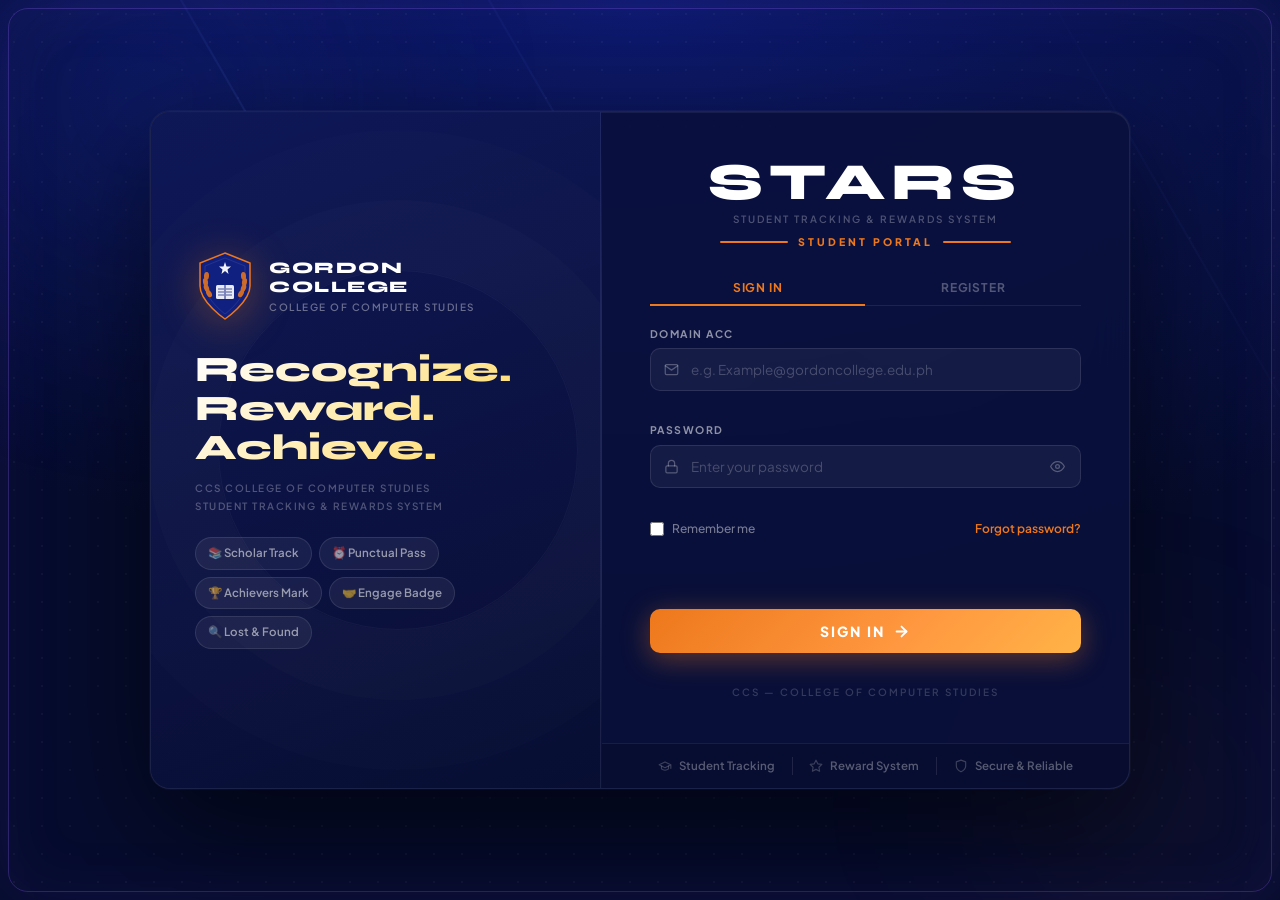
<file: ranking.html>
<!DOCTYPE html>
<html lang="en">
<head>
  <meta charset="UTF-8"/>
  <meta name="viewport" content="width=device-width, initial-scale=1.0"/>
  <title>STARS — Rankings</title>
  <link rel="stylesheet" href="style.css"/>
  <link rel="stylesheet" href="dashboard.css"/>
  <link rel="stylesheet" href="guidelines.css"/>
  <link href="https://fonts.googleapis.com/css2?family=Syne:wght@600;700;800&family=Plus+Jakarta+Sans:wght@400;500;600;700&display=swap" rel="stylesheet"/>
  <style>
    /* ── Year Filter Tabs ── */
    .year-tabs {
      display: flex;
      gap: 0.5rem;
      flex-wrap: wrap;
      margin-bottom: 1.5rem;
    }
    .year-tab {
      padding: 0.45rem 1.1rem;
      border-radius: 999px;
      border: 1.5px solid var(--border, #e5e7eb);
      background: transparent;
      color: var(--text, #111);
      font-family: inherit;
      font-size: 0.88rem;
      font-weight: 600;
      cursor: pointer;
      transition: all 0.15s;
    }
    .year-tab:hover {
      border-color: var(--primary, #6366f1);
      color: var(--primary, #6366f1);
    }
    .year-tab.active {
      background: var(--primary, #6366f1);
      border-color: var(--primary, #6366f1);
      color: #fff;
    }

    /* ── Ranking Table ── */
    .ranking-wrapper {
      background: var(--card-bg, #fff);
      border: 1px solid var(--border, #e5e7eb);
      border-radius: 12px;
      overflow: hidden;
    }
    .ranking-table {
      width: 100%;
      border-collapse: collapse;
      font-size: 0.9rem;
    }
    .ranking-table th,
    .ranking-table td {
      padding: 0.75rem 1rem;
      text-align: left;
      border-bottom: 1px solid var(--border, #e5e7eb);
    }
    .ranking-table th {
      font-weight: 600;
      color: var(--gray, #6b7280);
      background: var(--card-bg, #f9fafb);
    }
    .ranking-table tr:last-child td {
      border-bottom: none;
    }
    .ranking-table tr.me {
      background: #eff6ff;
    }

    /* ── Rank Medal ── */
    .rank-cell {
      font-weight: 700;
      font-size: 1rem;
      width: 3rem;
      text-align: center;
    }
    .rank-1 { color: #f59e0b; }
    .rank-2 { color: #9ca3af; }
    .rank-3 { color: #b45309; }

    .empty-ranking {
      padding: 1.5rem;
      color: var(--gray, #6b7280);
      font-size: 0.9rem;
    }
    .loading-ranking {
      padding: 1.2rem;
      color: var(--gray, #6b7280);
      font-size: 0.9rem;
    }

    /* ── My Rank pill ── */
    .my-rank-pill {
      display: inline-flex;
      align-items: center;
      gap: 0.4rem;
      background: var(--card-bg, #f9fafb);
      border: 1.5px solid var(--border, #e5e7eb);
      border-radius: 999px;
      padding: 0.35rem 1rem;
      font-size: 0.88rem;
      font-weight: 600;
    }


    /* ── DARK MODE FIXES ── */
body.dark-mode .year-tab {
  background: transparent;
  color: rgba(255, 255, 255, 0.7);
  border-color: rgba(255, 255, 255, 0.15);
}
body.dark-mode .year-tab:hover {
  border-color: var(--orange);
  color: var(--orange);
}
body.dark-mode .year-tab.active {
  background: var(--orange);
  border-color: var(--orange);
  color: #fff;
}

body.dark-mode .ranking-wrapper {
  background: var(--slate2);
  border-color: rgba(255, 255, 255, 0.08);
}
body.dark-mode .ranking-table th {
  background: var(--slate2);
  color: rgba(255, 255, 255, 0.4);
  border-bottom-color: rgba(255, 255, 255, 0.07);
}
body.dark-mode .ranking-table td {
  color: rgba(255, 255, 255, 0.82);
  border-bottom-color: rgba(255, 255, 255, 0.06);
}
body.dark-mode .ranking-table tr.me {
  background: rgba(59, 130, 246, 0.12);
}
body.dark-mode .ranking-table tr:hover td {
  background: rgba(255, 255, 255, 0.04);
}

body.dark-mode .my-rank-pill {
  background: var(--slate2);
  border-color: rgba(255, 255, 255, 0.12);
  color: rgba(255, 255, 255, 0.82);
}

body.dark-mode .empty-ranking,
body.dark-mode .loading-ranking {
  color: rgba(255, 255, 255, 0.4);
}
  </style>
</head>
<body class="app-page">

  <!-- HAMBURGER BUTTON -->
  <button class="hamburger-btn" id="hamburgerBtn" aria-label="Open menu">
    <span></span>
    <span></span>
    <span></span>
  </button>

  <!-- OVERLAY -->
  <div class="sidebar-overlay" id="sidebarOverlay"></div>

  <aside class="sidebar" id="sidebar">
    <div class="sidebar-brand"><span class="brand-star">★</span><span>STARS</span></div>
    <nav class="sidebar-nav">
      <a href="dashboard.html" class="nav-item"><span class="nav-icon">⊞</span> Dashboard</a>
      <a href="submit.html" class="nav-item"><span class="nav-icon">↑</span> Submit Achievement</a>
      <a href="rewards.html" class="nav-item"><span class="nav-icon">🏆</span> Rewards</a>
      <a href="ranking.html" class="nav-item active"><span class="nav-icon">📊</span> Rankings</a>
      <a href="guidelines.html" class="nav-item"><span class="nav-icon">📋</span> Guidelines</a>
      <a href="settings.html" class="nav-item"><span class="nav-icon">⚙️</span> Settings</a>
    </nav>
    <div class="sidebar-footer">
      <div class="dark-mode-row">
        <span class="dark-mode-label">
          <span id="themeIcon">🌙</span> Dark Mode
        </span>
        <label class="toggle-switch">
          <input type="checkbox" id="darkModeToggle"/>
          <span class="toggle-slider"></span>
        </label>
      </div>
      <div class="user-info">
        <div class="user-avatar" id="userAvatar">S</div>
        <div>
          <p class="user-name" id="userName">—</p>
          <p class="user-id" id="userStudentId">—</p>
        </div>
      </div>
      <button class="btn-logout" id="logoutBtn">Logout</button>
    </div>
  </aside>

  <main class="main-content">
    <header class="page-header">
      <div>
        <h2 class="page-title">Rankings</h2>
        <p class="page-sub">Top 50 students by merit points</p>
      </div>
      <div id="myRankPill" class="my-rank-pill" style="display:none">
        📍 Your Rank: <strong id="myRankDisplay">—</strong>
      </div>
    </header>

    <!-- Year Filter Tabs -->
    <div class="year-tabs">
      <button class="year-tab active" data-year="">All Years</button>
      <button class="year-tab" data-year="1">1st Year</button>
      <button class="year-tab" data-year="2">2nd Year</button>
      <button class="year-tab" data-year="3">3rd Year</button>
      <button class="year-tab" data-year="4">4th Year</button>
    </div>

    <!-- Ranking Table -->
    <div class="ranking-wrapper">
      <div id="rankingContainer" class="loading-ranking">Loading rankings...</div>
    </div>
  </main>

  <script src="api.js"></script>
  <script src="auth.js"></script>
  <script src="ranking.js"></script>
  <script>
    (function() {
      const savedTheme = localStorage.getItem('stars_theme');
      const toggle = document.getElementById('darkModeToggle');
      const icon   = document.getElementById('themeIcon');
      if (savedTheme === 'dark') {
        document.body.classList.add('dark-mode');
        if (toggle) toggle.checked = true;
        if (icon)   icon.textContent = '☀️';
      }
      if (toggle) {
        toggle.addEventListener('change', () => {
          if (toggle.checked) {
            document.body.classList.add('dark-mode');
            localStorage.setItem('stars_theme', 'dark');
            if (icon) icon.textContent = '☀️';
          } else {
            document.body.classList.remove('dark-mode');
            localStorage.setItem('stars_theme', 'light');
            if (icon) icon.textContent = '🌙';
          }
        });
      }
    })();

    // Hamburger menu
(function() {
  const btn     = document.getElementById('hamburgerBtn');
  const sidebar = document.getElementById('sidebar');
  const overlay = document.getElementById('sidebarOverlay');

  function openSidebar() {
    sidebar.classList.add('open');
    overlay.classList.add('active');
    btn.classList.add('open');
    document.body.style.overflow = 'hidden';
  }
  function closeSidebar() {
    sidebar.classList.remove('open');
    overlay.classList.remove('active');
    btn.classList.remove('open');
    document.body.style.removeProperty('overflow'); // ← AYOS NITO
  }

  btn.addEventListener('click', () => {
    if (sidebar.classList.contains('open')) {
      closeSidebar();
    } else {
      openSidebar(); // ← X button fix: toggle, hindi palaging open
    }
  });
  
  overlay.addEventListener('click', closeSidebar);

  document.querySelectorAll('.nav-item').forEach(link => {
    link.addEventListener('click', closeSidebar);
  });
})();
  </script>
</body>
</html>
</file>
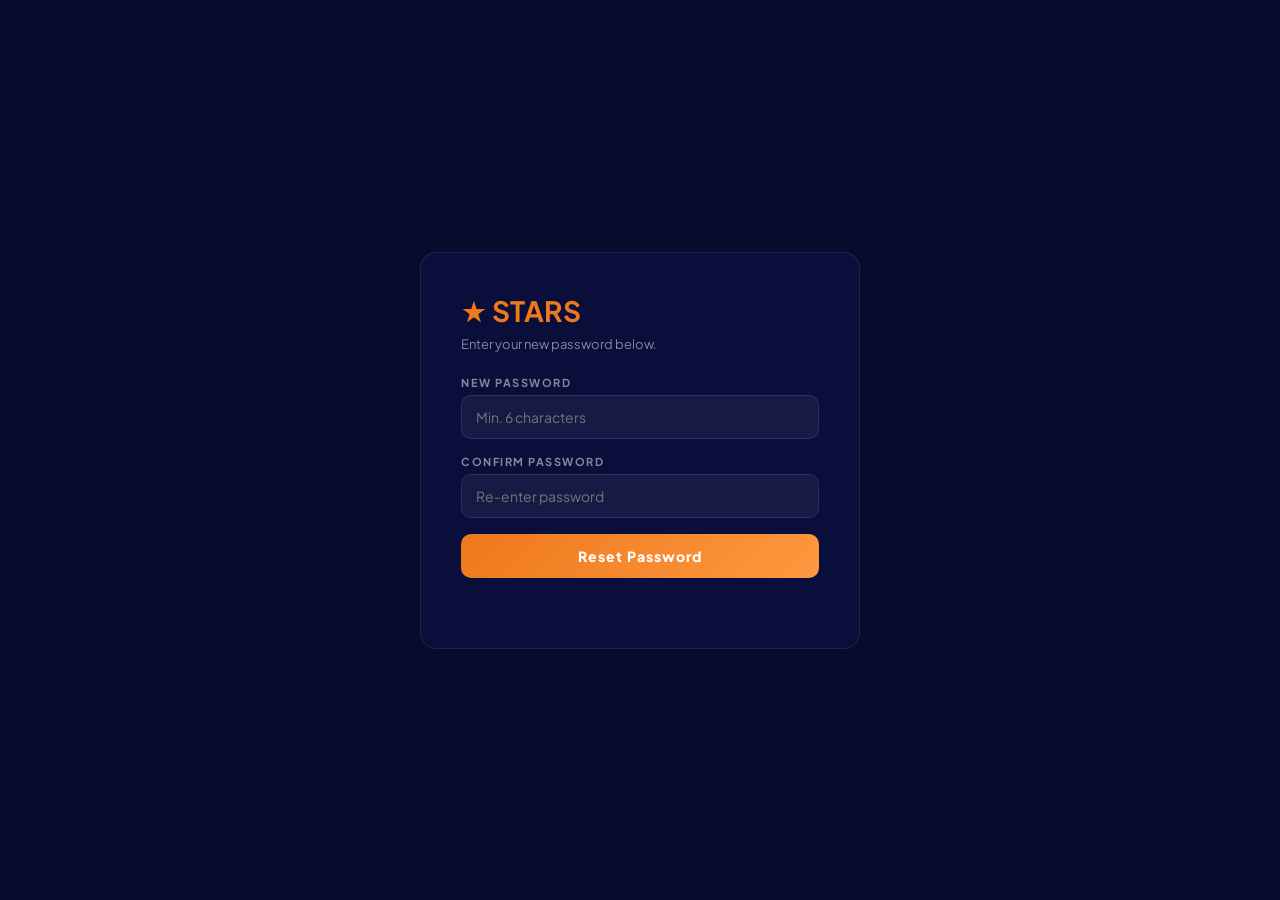
<file: reset-password.html>
<!DOCTYPE html>
<html lang="en">
<head>
  <meta charset="UTF-8"/>
  <meta name="viewport" content="width=device-width, initial-scale=1.0"/>
  <title>STARS — Reset Password</title>
  <link href="https://fonts.googleapis.com/css2?family=Plus+Jakarta+Sans:wght@400;500;600;700&display=swap" rel="stylesheet"/>
  <style>
    * { box-sizing: border-box; margin: 0; padding: 0; }
    body { font-family: 'Plus Jakarta Sans', sans-serif; min-height: 100vh; display: flex; align-items: center; justify-content: center; background: #060c2e; }
    .card { background: rgba(10,16,60,0.95); border: 1px solid rgba(255,255,255,0.08); border-radius: 16px; padding: 40px; width: min(440px, calc(100vw - 32px)); }
    h2 { color: #EE781C; font-size: 28px; margin-bottom: 8px; }
    p { color: rgba(255,255,255,0.5); font-size: 13px; margin-bottom: 24px; }
    label { display: block; font-size: 11px; font-weight: 700; color: rgba(255,255,255,0.5); text-transform: uppercase; letter-spacing: 1.5px; margin-bottom: 6px; }
    input { width: 100%; background: rgba(255,255,255,0.05); border: 1.5px solid rgba(255,255,255,0.1); border-radius: 10px; color: #fff; font-family: inherit; font-size: 14px; padding: 12px 14px; outline: none; margin-bottom: 16px; }
    button { width: 100%; background: linear-gradient(135deg, #EE781C, #FF9840); color: #fff; border: none; border-radius: 10px; font-family: inherit; font-size: 14px; font-weight: 800; padding: 13px; cursor: pointer; letter-spacing: 1px; }
    .msg { font-size: 13px; margin-top: 12px; min-height: 18px; }
    .success { color: #4ade80; }
    .error { color: #f87171; }
  </style>
</head>
<body>
  <div class="card">
    <h2>★ STARS</h2>
    <p>Enter your new password below.</p>
    <label>New Password</label>
    <input type="password" id="newPassword" placeholder="Min. 6 characters"/>
    <label>Confirm Password</label>
    <input type="password" id="confirmPassword" placeholder="Re-enter password"/>
    <button onclick="resetPassword()">Reset Password</button>
    <div class="msg" id="msg"></div>
  </div>
  <script>
    async function resetPassword() {
      const token = new URLSearchParams(window.location.search).get('token');
      const newPassword = document.getElementById('newPassword').value;
      const confirmPassword = document.getElementById('confirmPassword').value;
      const msgEl = document.getElementById('msg');
      if (!token) { msgEl.className = 'msg error'; msgEl.textContent = 'Invalid reset link.'; return; }
      if (newPassword.length < 6) { msgEl.className = 'msg error'; msgEl.textContent = 'Password must be at least 6 characters.'; return; }
      if (newPassword !== confirmPassword) { msgEl.className = 'msg error'; msgEl.textContent = 'Passwords do not match.'; return; }
      const res = await fetch('https://stars-backend-1.onrender.com/api/auth/reset-password', {
        method: 'POST',
        headers: { 'Content-Type': 'application/json' },
        body: JSON.stringify({ token, newPassword })
      });
      const data = await res.json();
      if (data.success) {
        msgEl.className = 'msg success';
        msgEl.textContent = '✓ Password reset! Redirecting to login...';
        setTimeout(() => window.location.href = 'index.html', 2000);
      } else {
        msgEl.className = 'msg error';
        msgEl.textContent = data.message || 'Error. Try again.';
      }
    }
  </script>
</body>
</html>
</file>
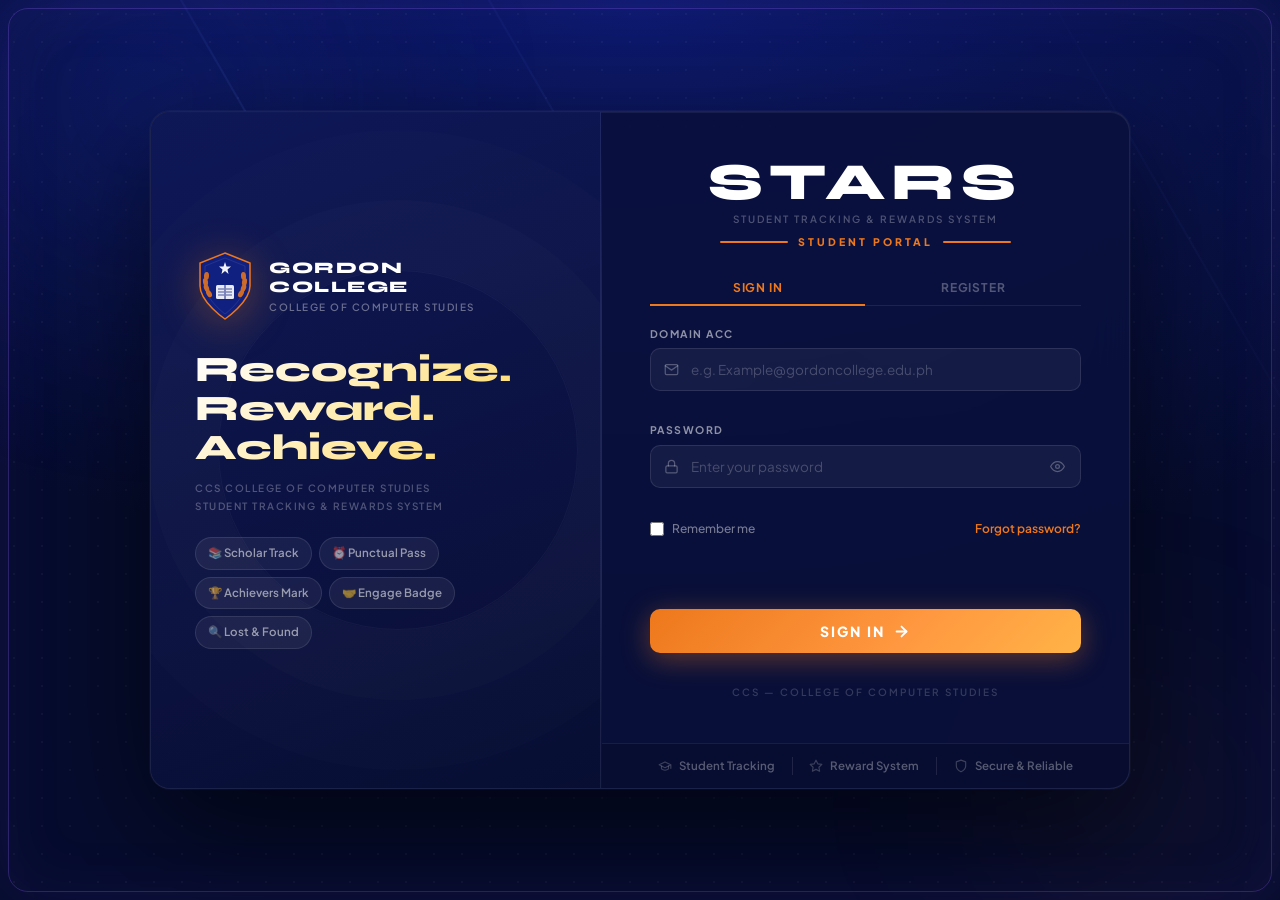
<file: rewards.html>
<!DOCTYPE html>
<html lang="en">
<head>
  <meta charset="UTF-8"/>
  <meta name="viewport" content="width=device-width, initial-scale=1.0"/>
  <title>STARS — Rewards</title>
  <link rel="stylesheet" href="style.css"/>
  <link rel="stylesheet" href="dashboard.css"/>
  <link rel="stylesheet" href="guidelines.css"/>
  <link href="https://fonts.googleapis.com/css2?family=Syne:wght@600;700;800&family=Plus+Jakarta+Sans:wght@400;500;600;700&display=swap" rel="stylesheet"/>
  <style>
    /* ── Redemption History ── */
    .history-section { margin-top: 2.5rem; }
    .history-section .section-title {
      font-size: 1.1rem; font-weight: 700;
      margin-bottom: 1rem; color: var(--slate);
    }
    .history-table { width: 100%; border-collapse: collapse; font-size: 0.9rem; }
    .history-table th, .history-table td {
      padding: 0.75rem 1rem; text-align: left;
      border-bottom: 1px solid var(--gray2);
    }
    .history-table th { font-weight: 600; color: var(--gray); background: var(--gray3); }
    .history-table tr:last-child td { border-bottom: none; }
    .empty-history { color: var(--gray); font-size: 0.9rem; padding: 1rem; }
    .history-wrapper {
      background: var(--white); border: 1.5px solid var(--gray2);
      border-radius: var(--radius); overflow: hidden;
    }
    .history-loading { padding: 1.2rem; color: var(--gray); font-size: 0.9rem; }

    /* ── Stock Badge ── */
    .stock-badge {
      display: inline-block; font-size: 0.78rem; font-weight: 600;
      padding: 0.2rem 0.6rem; border-radius: 999px; margin-bottom: 0.5rem;
    }
    .stock-badge.in  { background: #dcfce7; color: #166534; }
    .stock-badge.out { background: #fee2e2; color: #991b1b; }

    /* ── Receipt Modal ── */
    .receipt-box {
      background: var(--white);
      border-radius: var(--radius-lg);
      padding: 36px;
      max-width: 420px;
      width: 90%;
      box-shadow: var(--shadow-lg);
      text-align: center;
    }
    .receipt-icon { font-size: 48px; margin-bottom: 8px; }
    .receipt-title {
      font-family: var(--font-display);
      font-size: 22px; font-weight: 800;
      color: var(--slate); margin-bottom: 4px;
    }
    .receipt-sub { font-size: 13px; color: var(--gray); margin-bottom: 24px; }
    .receipt-divider {
      border: none; border-top: 1.5px dashed var(--gray2);
      margin: 16px 0;
    }
    .receipt-row {
      display: flex; justify-content: space-between;
      font-size: 14px; margin-bottom: 10px;
      text-align: left;
    }
    .receipt-row .label { color: var(--gray); font-weight: 600; }
    .receipt-row .value { color: var(--slate); font-weight: 700; text-align: right; }
    .receipt-ref {
      font-size: 12px; color: var(--gray);
      background: var(--gray3); border-radius: var(--radius-sm);
      padding: 8px 14px; margin: 16px 0; letter-spacing: 1px;
      font-weight: 700;
    }
    .receipt-note {
      font-size: 12px; color: var(--orange);
      font-weight: 700; margin-bottom: 20px;
      background: var(--orange-dim); border-radius: var(--radius-sm);
      padding: 10px 14px;
    }
    .receipt-actions { display: flex; gap: 10px; justify-content: center; }
    .receipt-actions .btn-primary { width: auto; padding: 12px 24px; }
    .receipt-actions .btn-ghost   { width: auto; padding: 12px 24px; }

    @media print {
      body * { visibility: hidden; }
      #receiptModal, #receiptModal * { visibility: visible; }
      #receiptModal { position: fixed; inset: 0; display: flex !important; background: white; }
      .receipt-actions { display: none; }
    }
  </style>
</head>
<body class="app-page">

  <!-- HAMBURGER BUTTON -->
  <button class="hamburger-btn" id="hamburgerBtn" aria-label="Open menu">
    <span></span><span></span><span></span>
  </button>

  <!-- OVERLAY -->
  <div class="sidebar-overlay" id="sidebarOverlay"></div>

  <aside class="sidebar" id="sidebar">
    <div class="sidebar-brand"><span class="brand-star">★</span><span>STARS</span></div>
    <nav class="sidebar-nav">
      <a href="dashboard.html" class="nav-item"><span class="nav-icon">⊞</span> Dashboard</a>
      <a href="submit.html"    class="nav-item"><span class="nav-icon">↑</span> Submit Achievement</a>
      <a href="rewards.html"   class="nav-item active"><span class="nav-icon">🏆</span> Rewards</a>
      <a href="ranking.html"   class="nav-item"><span class="nav-icon">📊</span> Rankings</a>
      <a href="guidelines.html" class="nav-item"><span class="nav-icon">📋</span> Guidelines</a>
      <a href="settings.html"  class="nav-item"><span class="nav-icon">⚙️</span> Settings</a>
    </nav>
    <div class="sidebar-footer">
      <div class="dark-mode-row">
        <span class="dark-mode-label"><span id="themeIcon">🌙</span> Dark Mode</span>
        <label class="toggle-switch">
          <input type="checkbox" id="darkModeToggle"/>
          <span class="toggle-slider"></span>
        </label>
      </div>
      <div class="user-info">
        <div class="user-avatar" id="userAvatar">S</div>
        <div>
          <p class="user-name" id="userName">—</p>
          <p class="user-id" id="userStudentId">—</p>
        </div>
      </div>
      <button class="btn-logout" id="logoutBtn">Logout</button>
    </div>
  </aside>

  <main class="main-content">
    <header class="page-header">
      <div>
        <h2 class="page-title">Rewards Store</h2>
        <p class="page-sub">Redeem your merit points for privileges and perks</p>
      </div>
      <div class="balance-pill">
        <span>Balance: </span>
        <strong id="balanceDisplay">— pts</strong>
      </div>
    </header>

    <!-- Rewards Grid -->
    <div class="rewards-full-grid" id="rewardsGrid">
      <div class="loading-row">Loading rewards...</div>
    </div>

    <!-- Redemption History -->
    <section class="history-section">
      <h3 class="section-title">🕓 Redemption History</h3>
      <div class="history-wrapper">
        <div id="historyContainer" class="history-loading">Loading history...</div>
      </div>
    </section>

    <!-- Confirm Redeem Modal -->
    <div class="modal-overlay" id="redeemModal" style="display:none">
      <div class="modal-box">
        <h3>Confirm Redemption</h3>
        <p id="modalText">Are you sure you want to redeem this reward?</p>
        <div class="modal-actions">
          <button class="btn-ghost" id="modalCancel">Cancel</button>
          <button class="btn-primary" id="modalConfirm">Redeem Now</button>
        </div>
      </div>
    </div>

    <!-- Receipt Modal -->
    <div class="modal-overlay" id="receiptModal" style="display:none">
      <div class="receipt-box">
        <div class="receipt-icon">🎉</div>
        <p class="receipt-title">Redemption Successful!</p>
        <p class="receipt-sub">Show this receipt to your CCS coordinator to claim your reward.</p>

        <div class="receipt-ref" id="rcptRef">STARS-XXXXXX</div>

        <div class="receipt-row">
          <span class="label">Student Name</span>
          <span class="value" id="rcptName">—</span>
        </div>
        <div class="receipt-row">
          <span class="label">Student ID</span>
          <span class="value" id="rcptId">—</span>
        </div>
        <hr class="receipt-divider"/>
        <div class="receipt-row">
          <span class="label">Reward</span>
          <span class="value" id="rcptReward">—</span>
        </div>
        <div class="receipt-row">
          <span class="label">Points Used</span>
          <span class="value" id="rcptPts">—</span>
        </div>
        <div class="receipt-row">
          <span class="label">Remaining Balance</span>
          <span class="value" id="rcptBal">—</span>
        </div>
        <hr class="receipt-divider"/>
        <div class="receipt-row">
          <span class="label">Date & Time</span>
          <span class="value" id="rcptDate">—</span>
        </div>

        <p class="receipt-note">📋 Present this to your CCS coordinator to claim your reward.</p>

        <div class="receipt-actions">
          <button class="btn-ghost" id="receiptPrint">🖨️ Print</button>
          <button class="btn-primary" id="receiptClose">Done</button>
        </div>
      </div>
    </div>
  </main>

  <script src="api.js"></script>
  <script src="auth.js"></script>
  <script src="rewards.js"></script>
  <script>
    (function() {
      const savedTheme = localStorage.getItem('stars_theme');
      const toggle = document.getElementById('darkModeToggle');
      const icon   = document.getElementById('themeIcon');
      if (savedTheme === 'dark') {
        document.body.classList.add('dark-mode');
        if (toggle) toggle.checked = true;
        if (icon)   icon.textContent = '☀️';
      }
      if (toggle) {
        toggle.addEventListener('change', () => {
          if (toggle.checked) {
            document.body.classList.add('dark-mode');
            localStorage.setItem('stars_theme', 'dark');
            if (icon) icon.textContent = '☀️';
          } else {
            document.body.classList.remove('dark-mode');
            localStorage.setItem('stars_theme', 'light');
            if (icon) icon.textContent = '🌙';
          }
        });
      }
    })();

    // Hamburger menu
(function() {
  const btn     = document.getElementById('hamburgerBtn');
  const sidebar = document.getElementById('sidebar');
  const overlay = document.getElementById('sidebarOverlay');

  function openSidebar() {
    sidebar.classList.add('open');
    overlay.classList.add('active');
    btn.classList.add('open');
    document.body.style.overflow = 'hidden';
  }
  function closeSidebar() {
    sidebar.classList.remove('open');
    overlay.classList.remove('active');
    btn.classList.remove('open');
    document.body.style.removeProperty('overflow'); // ← AYOS NITO
  }

  btn.addEventListener('click', () => {
    if (sidebar.classList.contains('open')) {
      closeSidebar();
    } else {
      openSidebar(); // ← X button fix: toggle, hindi palaging open
    }
  });
  
  overlay.addEventListener('click', closeSidebar);

  document.querySelectorAll('.nav-item').forEach(link => {
    link.addEventListener('click', closeSidebar);
  });
})();
  </script>
</body>
</html>
</file>
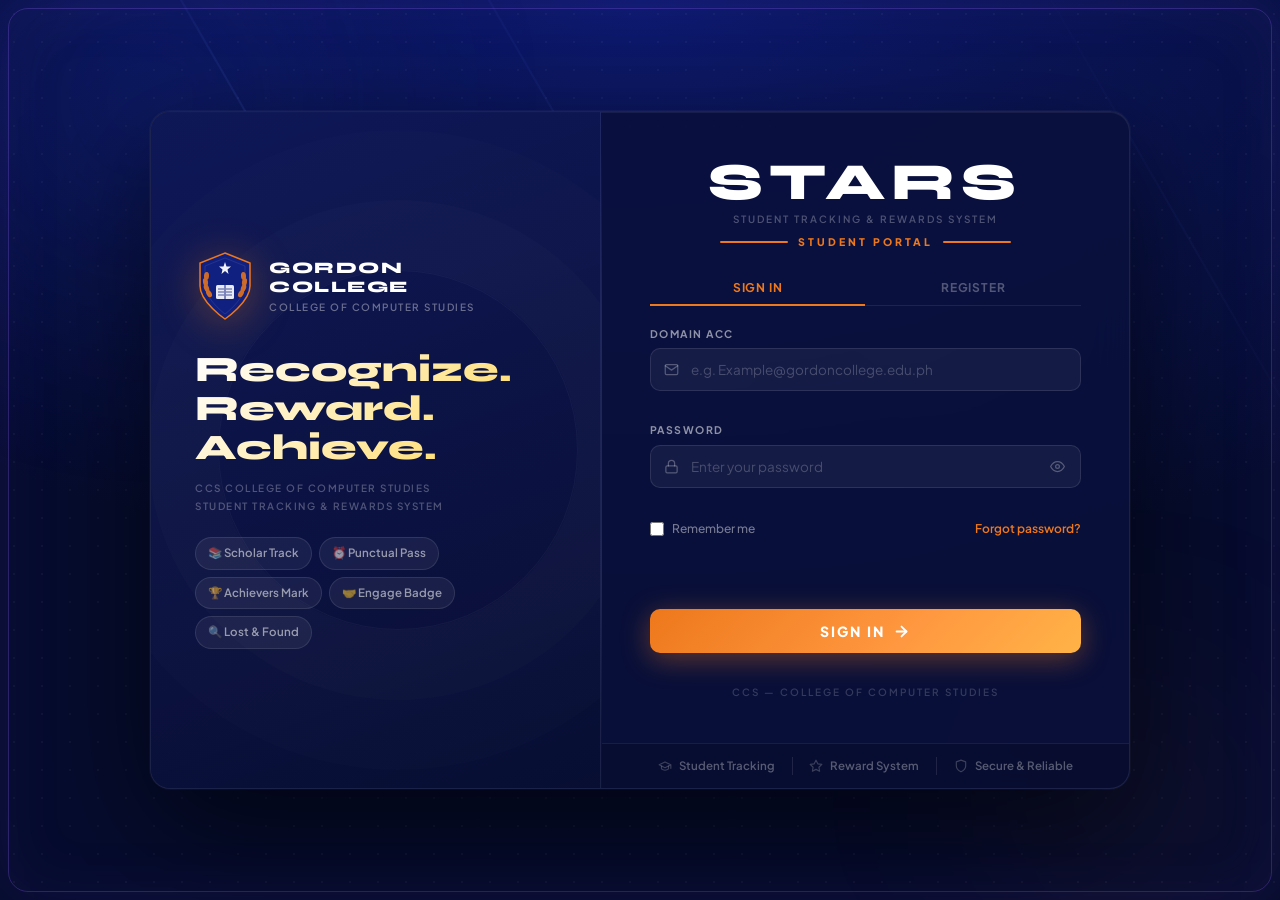
<file: settings.html>
<!DOCTYPE html>
<html lang="en">
<head>
  <meta charset="UTF-8"/>
  <meta name="viewport" content="width=device-width, initial-scale=1.0"/>
  <title>STARS — Settings</title>
  <link rel="stylesheet" href="style.css"/>
  <link rel="stylesheet" href="dashboard.css"/>
  <link rel="stylesheet" href="guidelines.css"/>
  <link rel="stylesheet" href="settings.css"/>
  <link href="https://fonts.googleapis.com/css2?family=Syne:wght@600;700;800&family=Plus+Jakarta+Sans:wght@400;500;600;700&display=swap" rel="stylesheet"/>
</head>
<body class="app-page">

  <!-- HAMBURGER BUTTON -->
  <button class="hamburger-btn" id="hamburgerBtn" aria-label="Open menu">
    <span></span>
    <span></span>
    <span></span>
  </button>

  <!-- OVERLAY -->
  <div class="sidebar-overlay" id="sidebarOverlay"></div>

  <!-- SIDEBAR -->
  <aside class="sidebar" id="sidebar">
    <div class="sidebar-brand">
      <span class="brand-star">★</span>
      <span>STARS</span>
    </div>
    <nav class="sidebar-nav">
      <a href="dashboard.html" class="nav-item"><span class="nav-icon">⊞</span> Dashboard</a>
      <a href="submit.html" class="nav-item"><span class="nav-icon">↑</span> Submit Achievement</a>
      <a href="rewards.html" class="nav-item"><span class="nav-icon">🏆</span> Rewards</a>
      <a href="ranking.html" class="nav-item"><span class="nav-icon">📊</span> Rankings</a>
      <a href="guidelines.html" class="nav-item"><span class="nav-icon">📋</span> Guidelines</a>
      <a href="settings.html" class="nav-item active"><span class="nav-icon">⚙️</span> Settings</a>
    </nav>
    <div class="sidebar-footer">
      <div class="dark-mode-row">
        <span class="dark-mode-label">
          <span id="themeIcon">🌙</span> Dark Mode
        </span>
        <label class="toggle-switch">
          <input type="checkbox" id="darkModeToggle"/>
          <span class="toggle-slider"></span>
        </label>
      </div>
      <div class="user-info">
        <div class="user-avatar" id="userAvatar">S</div>
        <div>
          <p class="user-name" id="userName">—</p>
          <p class="user-id" id="userStudentId">—</p>
        </div>
      </div>
      <button class="btn-logout" id="logoutBtn">Logout</button>
    </div>
  </aside>

  <!-- MAIN CONTENT -->
  <main class="main-content">
    <header class="page-header">
      <div>
        <h2 class="page-title">Settings</h2>
        <p class="page-sub">Manage your account and preferences</p>
      </div>
    </header>

    <div class="settings-wrap">

      <!-- PROFILE -->
      <div class="section-block settings-section">
        <div class="settings-section-title">
          <span class="settings-icon">👤</span>
          <h3>Profile</h3>
        </div>
        <div class="settings-field-group">
          <div class="settings-field">
            <label>Full Name</label>
            <div class="settings-readonly" id="profileName">—</div>
          </div>
          <div class="settings-field">
            <label>Student ID</label>
            <div class="settings-readonly" id="profileStudentId">—</div>
          </div>
        </div>
        <p class="settings-note">⚠️ Profile information cannot be changed. Contact your CCS admin for corrections.</p>
      </div>

      <!-- CHANGE PASSWORD -->
      <div class="section-block settings-section">
        <div class="settings-section-title">
          <span class="settings-icon">🔒</span>
          <h3>Security</h3>
        </div>
        <form id="changePasswordForm" class="settings-form">
          <div class="form-group">
            <label>Current Password</label>
            <input type="password" id="currentPassword" placeholder="Enter current password"/>
          </div>
          <div class="form-group">
            <label>New Password</label>
            <input type="password" id="newPassword" placeholder="Enter new password"/>
          </div>
          <div class="form-group">
            <label>Confirm New Password</label>
            <input type="password" id="confirmPassword" placeholder="Re-enter new password"/>
          </div>
          <div class="form-error" id="passwordError"></div>
          <div class="form-success" id="passwordSuccess"></div>
          <button type="submit" class="btn-primary settings-btn" id="changePasswordBtn">
            Update Password
          </button>
        </form>
      </div>

      <!-- APPEARANCE -->
      <div class="section-block settings-section">
        <div class="settings-section-title">
          <span class="settings-icon">🎨</span>
          <h3>Appearance</h3>
        </div>
        <div class="settings-toggle-row">
          <div>
            <p class="settings-toggle-label">Dark Mode</p>
            <p class="settings-toggle-desc">Switch between light and dark theme</p>
          </div>
          <label class="toggle-switch">
            <input type="checkbox" id="darkModeToggle2"/>
            <span class="toggle-slider"></span>
          </label>
        </div>
      </div>

      <!-- ABOUT -->
      <div class="section-block settings-section">
        <div class="settings-section-title">
          <span class="settings-icon">ℹ️</span>
          <h3>About</h3>
        </div>
        <div class="settings-about-list">
          <div class="settings-about-row">
            <span class="about-label">App Name</span>
            <span class="about-value">STARS</span>
          </div>
          <div class="settings-about-row">
            <span class="about-label">Full Name</span>
            <span class="about-value">Student Tracking & Rewards System</span>
          </div>
          <div class="settings-about-row">
            <span class="about-label">Version</span>
            <span class="about-value">1.0.0</span>
          </div>
          <div class="settings-about-row">
            <span class="about-label">Department</span>
            <span class="about-value">College of Computer Studies (CCS)</span>
          </div>
          <div class="settings-about-row">
            <span class="about-label">Contact Admin</span>
            <span class="about-value"><a href="mailto:ccs@school.edu.ph" class="btn-link">ccs@school.edu.ph</a></span>
          </div>
        </div>
      </div>

    </div>
  </main>

  <script src="api.js"></script>
  <script src="auth.js"></script>
  <script>
    // Dark mode init
    (function() {
      const savedTheme = localStorage.getItem('stars_theme');
      const toggle  = document.getElementById('darkModeToggle');
      const toggle2 = document.getElementById('darkModeToggle2');
      const icon    = document.getElementById('themeIcon');

      function applyTheme(dark) {
        if (dark) {
          document.body.classList.add('dark-mode');
          localStorage.setItem('stars_theme', 'dark');
          if (icon) icon.textContent = '☀️';
          if (toggle)  toggle.checked  = true;
          if (toggle2) toggle2.checked = true;
        } else {
          document.body.classList.remove('dark-mode');
          localStorage.setItem('stars_theme', 'light');
          if (icon) icon.textContent = '🌙';
          if (toggle)  toggle.checked  = false;
          if (toggle2) toggle2.checked = false;
        }
      }

      if (savedTheme === 'dark') applyTheme(true);

      if (toggle)  toggle.addEventListener('change',  () => applyTheme(toggle.checked));
      if (toggle2) toggle2.addEventListener('change', () => applyTheme(toggle2.checked));
    })();

    // Load profile info
    (function() {
      const user = JSON.parse(localStorage.getItem('stars_user') || '{}');
      const nameEl = document.getElementById('profileName');
      const idEl   = document.getElementById('profileStudentId');
      if (nameEl) nameEl.textContent = user.full_name  || '—';
      if (idEl)   idEl.textContent   = user.student_id || '—';
    })();

    // Change password form
    document.getElementById('changePasswordForm').addEventListener('submit', async (e) => {
      e.preventDefault();
      const btn        = document.getElementById('changePasswordBtn');
      const errEl      = document.getElementById('passwordError');
      const successEl  = document.getElementById('passwordSuccess');
      const current    = document.getElementById('currentPassword').value;
      const newPass    = document.getElementById('newPassword').value;
      const confirmPass= document.getElementById('confirmPassword').value;

      errEl.textContent     = '';
      successEl.textContent = '';

      if (!current || !newPass || !confirmPass) {
        errEl.textContent = 'Please fill in all fields.';
        return;
      }
      if (newPass.length < 6) {
        errEl.textContent = 'New password must be at least 6 characters.';
        return;
      }
      if (newPass !== confirmPass) {
        errEl.textContent = 'New passwords do not match.';
        return;
      }

      btn.disabled = true;
      btn.textContent = 'Updating...';

      const result = await api.changePassword(current, newPass);
      if (result.success) {
        successEl.textContent = '✓ Password updated successfully!';
        document.getElementById('changePasswordForm').reset();
      } else {
        errEl.textContent = result.message || 'Failed to update password.';
      }

      btn.disabled = false;
      btn.textContent = 'Update Password';
    });

   // Hamburger menu
(function() {
  const btn     = document.getElementById('hamburgerBtn');
  const sidebar = document.getElementById('sidebar');
  const overlay = document.getElementById('sidebarOverlay');

  function openSidebar() {
    sidebar.classList.add('open');
    overlay.classList.add('active');
    btn.classList.add('open');
    document.body.style.overflow = 'hidden';
  }
  function closeSidebar() {
    sidebar.classList.remove('open');
    overlay.classList.remove('active');
    btn.classList.remove('open');
    document.body.style.removeProperty('overflow'); // ← AYOS NITO
  }

  btn.addEventListener('click', () => {
    if (sidebar.classList.contains('open')) {
      closeSidebar();
    } else {
      openSidebar(); // ← X button fix: toggle, hindi palaging open
    }
  });
  
  overlay.addEventListener('click', closeSidebar);

  document.querySelectorAll('.nav-item').forEach(link => {
    link.addEventListener('click', closeSidebar);
  });
})();
  </script>
</body>
</html>
</file>
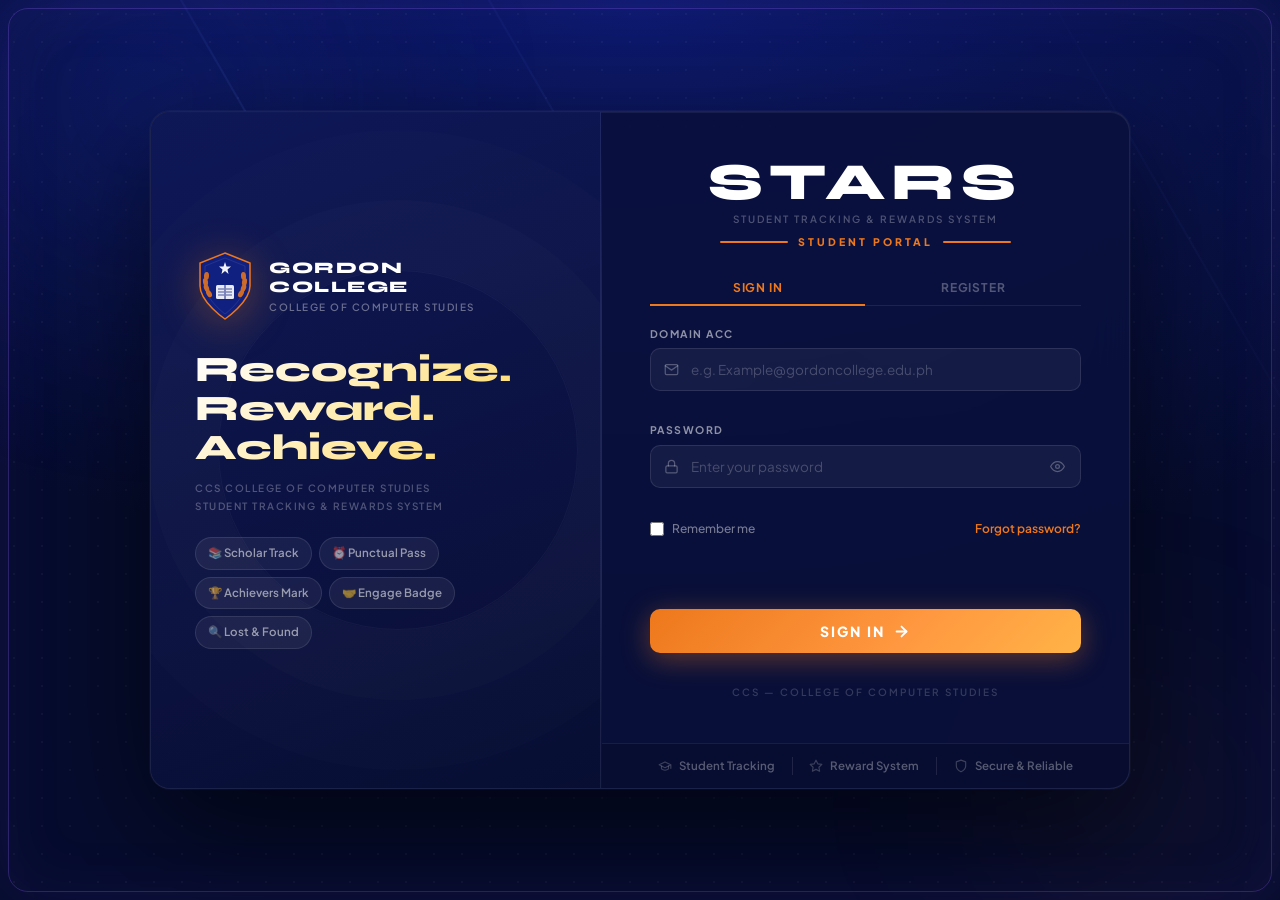
<file: submit.html>
<!DOCTYPE html>
<html lang="en">
<head>
  <meta charset="UTF-8"/>
  <meta name="viewport" content="width=device-width, initial-scale=1.0"/>
  <title>STARS — Submit Achievement</title>
  <link rel="stylesheet" href="style.css"/>
  <link rel="stylesheet" href="dashboard.css"/>
  <link rel="stylesheet" href="guidelines.css"/>
  <link href="https://fonts.googleapis.com/css2?family=Syne:wght@600;700;800&family=Plus+Jakarta+Sans:wght@400;500;600;700&display=swap" rel="stylesheet"/>
</head>
<body class="app-page">

  <!-- HAMBURGER BUTTON -->
  <button class="hamburger-btn" id="hamburgerBtn" aria-label="Open menu">
    <span></span>
    <span></span>
    <span></span>
  </button>

  <!-- OVERLAY -->
  <div class="sidebar-overlay" id="sidebarOverlay"></div>

  <aside class="sidebar" id="sidebar">
    <div class="sidebar-brand"><span class="brand-star">★</span><span>STARS</span></div>
    <nav class="sidebar-nav">
      <a href="dashboard.html" class="nav-item"><span class="nav-icon">⊞</span> Dashboard</a>
      <a href="submit.html" class="nav-item active"><span class="nav-icon">↑</span> Submit Achievement</a>
      <a href="rewards.html" class="nav-item"><span class="nav-icon">🏆</span> Rewards</a>
      <a href="ranking.html" class="nav-item"><span class="nav-icon">📊</span> Rankings</a>
      <a href="guidelines.html" class="nav-item"><span class="nav-icon">📋</span> Guidelines</a>
      <a href="settings.html" class="nav-item"><span class="nav-icon">⚙️</span> Settings</a>
    </nav>
    <div class="sidebar-footer">
      <div class="dark-mode-row">
        <span class="dark-mode-label">
          <span id="themeIcon">🌙</span> Dark Mode
        </span>
        <label class="toggle-switch">
          <input type="checkbox" id="darkModeToggle"/>
          <span class="toggle-slider"></span>
        </label>
      </div>
      <div class="user-info">
        <div class="user-avatar" id="userAvatar">S</div>
        <div>
          <p class="user-name" id="userName">—</p>
          <p class="user-id" id="userStudentId">—</p>
        </div>
      </div>
      <button class="btn-logout" id="logoutBtn">Logout</button>
    </div>
  </aside>

  <main class="main-content">
    <header class="page-header">
      <div>
        <h2 class="page-title">Submit Achievement</h2>
        <p class="page-sub">Upload proof and earn merit points</p>
      </div>
    </header>

    <!-- INFO NOTICE -->
    <div class="submit-notice">
      <span>ℹ️</span>
      <p><strong>Punctual Pass</strong> (Attendance) and <strong>Scholar Track</strong> (Academic) are awarded automatically by your coordinator. No need to submit these here.</p>
    </div>

    <div class="form-card">
      <form id="submitForm">

        <div class="form-group">
          <label>Achievement Title</label>
          <input type="text" id="achTitle" placeholder="e.g. Dean's Lister — 1st Semester" required/>
        </div>

        <div class="form-group">
          <label>Category</label>
          <select id="achCategory" required>
            <option value="" disabled selected>Select a category...</option>
            <option value="1">🏅 Achievers Mark — Contest/Competition Points</option>
            <option value="2">🤝 Engage Badge — Participation Points</option>
            <option value="3">🔍 Lost &amp; Found — Certificate</option>
          </select>
          <small class="field-note" id="categoryNote"></small>
        </div>

        <div class="form-group">
          <label>Description</label>
          <textarea id="achDesc" rows="3" placeholder="Briefly describe your achievement..."></textarea>
        </div>

        <!-- Upload proof — required for all -->
        <div class="form-group" id="proofGroup">
          <label>Upload Proof <span class="required-tag">Required</span></label>
          <div class="upload-zone" id="uploadZone">
            <div class="upload-icon">📎</div>
            <p>Drag & drop or <span class="upload-link">browse file</span></p>
            <small>JPG, PNG, PDF — max 5MB</small>
            <input type="file" id="proofFile" accept=".jpg,.jpeg,.png,.pdf" hidden/>
          </div>
          <div class="upload-preview" id="uploadPreview"></div>
        </div>

        <!-- PIN field — only shows when Lost & Found is selected -->
        <div class="form-group" id="pinGroup" style="display:none;">
          <label>Lost &amp; Found PIN Code <span class="required-tag">Required</span></label>
          <input type="text" id="achPin" placeholder="e.g. MO2T3MKU" maxlength="8" style="text-transform:uppercase;"/>
          <small style="color:#888;">Insert the PIN given by the guard.</small>
        </div>

        <div class="form-error" id="submitError"></div>
        <div class="form-success" id="submitSuccess"></div>

        <button type="submit" class="btn-primary" id="submitBtn">
          Submit for Review →
        </button>

      </form>
    </div>
  </main>

  <style>
    body.dark-mode .submit-notice {
  background: rgba(59, 130, 246, 0.12);
  border-color: rgba(59, 130, 246, 0.25);
  color: rgba(255, 255, 255, 0.85);
}

body.dark-mode .submit-notice strong {
  color: rgba(255, 255, 255, 0.95);
}

body.dark-mode .field-note {
  color: rgba(255, 255, 255, 0.4);
}

body.dark-mode #pinGroup small {
  color: rgba(255, 255, 255, 0.4) !important;
}
    .submit-notice {
      display: flex;
      align-items: flex-start;
      gap: 10px;
      background: rgba(59,130,246,0.07);
      border: 1.5px solid rgba(59,130,246,0.18);
      border-radius: var(--radius);
      padding: 14px 18px;
      margin-bottom: 20px;
      font-size: 13px;
      color: var(--slate);
      line-height: 1.5;
    }
    .submit-notice span { font-size: 18px; flex-shrink: 0; margin-top: 1px; }
    .submit-notice p { margin: 0; }

    .required-tag {
      font-size: 10px;
      font-weight: 700;
      background: rgba(242,101,34,0.1);
      color: var(--orange);
      padding: 2px 7px;
      border-radius: 99px;
      margin-left: 6px;
      vertical-align: middle;
    }

    .field-note {
      display: block;
      margin-top: 5px;
      font-size: 12px;
      color: var(--gray);
      line-height: 1.4;
    }
  </style>

  <script src="api.js"></script>
  <script src="auth.js"></script>
  <script src="submit.js"></script>
  <script>
    (function() {
      const savedTheme = localStorage.getItem('stars_theme');
      const toggle = document.getElementById('darkModeToggle');
      const icon   = document.getElementById('themeIcon');
      if (savedTheme === 'dark') {
        document.body.classList.add('dark-mode');
        if (toggle) toggle.checked = true;
        if (icon)   icon.textContent = '☀️';
      }
      if (toggle) {
        toggle.addEventListener('change', () => {
          if (toggle.checked) {
            document.body.classList.add('dark-mode');
            localStorage.setItem('stars_theme', 'dark');
            if (icon) icon.textContent = '☀️';
          } else {
            document.body.classList.remove('dark-mode');
            localStorage.setItem('stars_theme', 'light');
            if (icon) icon.textContent = '🌙';
          }
        });
      }
    })();

    // Hamburger menu
(function() {
  const btn     = document.getElementById('hamburgerBtn');
  const sidebar = document.getElementById('sidebar');
  const overlay = document.getElementById('sidebarOverlay');

  function openSidebar() {
    sidebar.classList.add('open');
    overlay.classList.add('active');
    btn.classList.add('open');
    document.body.style.overflow = 'hidden';
  }
  function closeSidebar() {
    sidebar.classList.remove('open');
    overlay.classList.remove('active');
    btn.classList.remove('open');
    document.body.style.removeProperty('overflow'); // ← AYOS NITO
  }

  btn.addEventListener('click', () => {
    if (sidebar.classList.contains('open')) {
      closeSidebar();
    } else {
      openSidebar(); // ← X button fix: toggle, hindi palaging open
    }
  });
  
  overlay.addEventListener('click', closeSidebar);

  document.querySelectorAll('.nav-item').forEach(link => {
    link.addEventListener('click', closeSidebar);
  });
})();
  </script>
</body>
</html>
</file>
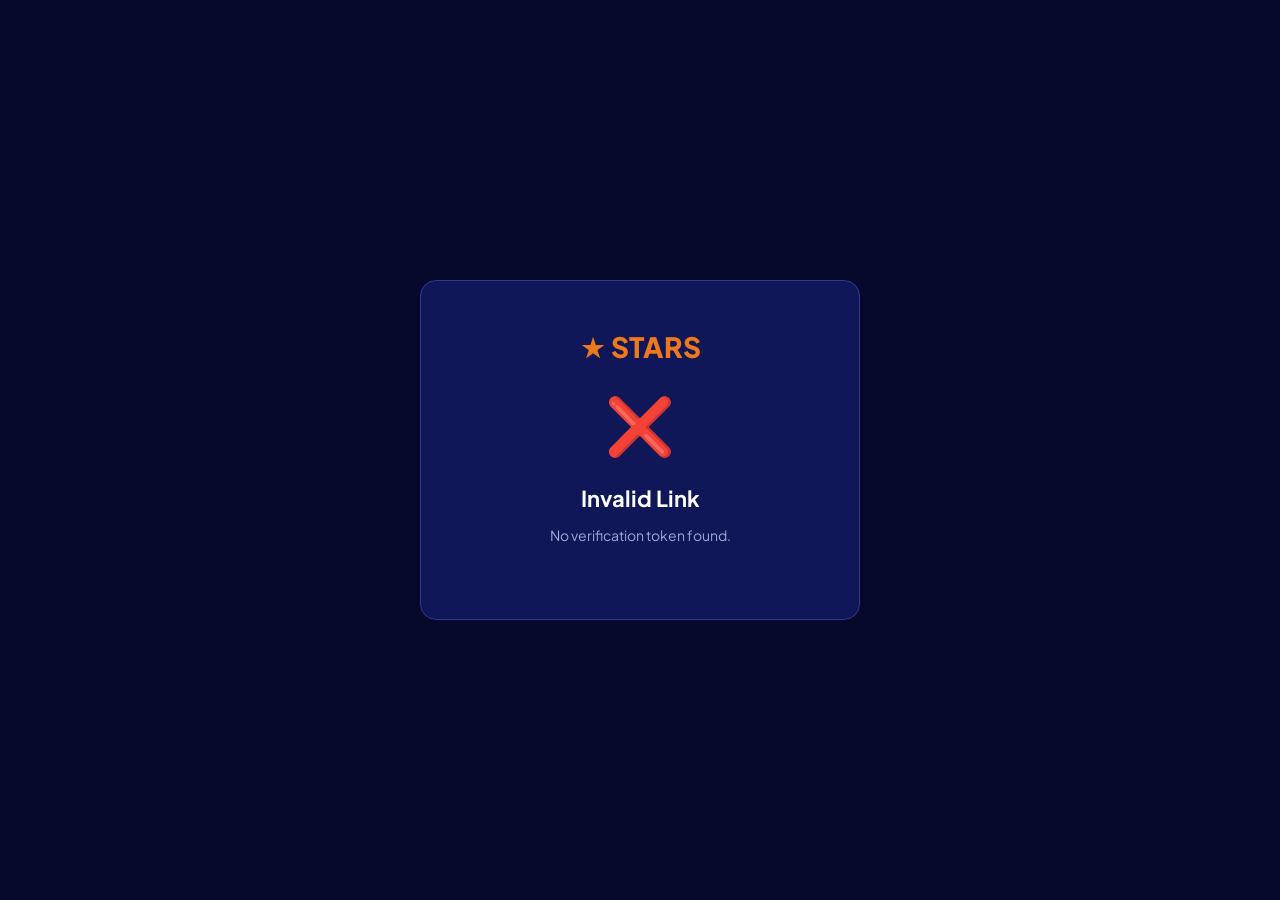
<file: verify.html>
<!DOCTYPE html>
<html lang="en">
<head>
  <meta charset="UTF-8"/>
  <meta name="viewport" content="width=device-width, initial-scale=1.0"/>
  <title>STARS — Email Verification</title>
  <link href="https://fonts.googleapis.com/css2?family=Plus+Jakarta+Sans:wght@400;600;700&display=swap" rel="stylesheet"/>
  <style>
    * { margin: 0; padding: 0; box-sizing: border-box; }
    body {
      font-family: 'Plus Jakarta Sans', sans-serif;
      background: #06082c;
      min-height: 100vh;
      display: flex;
      align-items: center;
      justify-content: center;
      color: #fff;
    }
    .card {
      background: #0f1758;
      border: 1.5px solid #2c3c8a;
      border-radius: 16px;
      padding: 48px 40px;
      max-width: 440px;
      width: 90%;
      text-align: center;
    }
    .brand { font-size: 28px; font-weight: 800; color: #ee781c; margin-bottom: 8px; }
    .icon { font-size: 56px; margin: 24px 0; }
    h2 { font-size: 22px; font-weight: 700; margin-bottom: 12px; }
    p  { font-size: 14px; color: #9baad4; line-height: 1.6; margin-bottom: 24px; }
    .btn {
      display: inline-block;
      background: #ee781c;
      color: #fff;
      padding: 12px 32px;
      border-radius: 8px;
      text-decoration: none;
      font-weight: 700;
      font-size: 15px;
    }
    .success { color: #22c55e; }
    .error   { color: #ef4444; }
  </style>
</head>
<body>
  <div class="card">
    <div class="brand">★ STARS</div>
    <div class="icon" id="icon">⏳</div>
    <h2 id="title">Verifying your email...</h2>
    <p id="message">Please wait.</p>
    <a href="index.html" class="btn" id="loginBtn" style="display:none;">Go to Login</a>
  </div>

  <script>
    const params = new URLSearchParams(window.location.search);
    const token  = params.get('token');

    if (!token) {
      document.getElementById('icon').textContent    = '❌';
      document.getElementById('title').textContent   = 'Invalid Link';
      document.getElementById('message').textContent = 'No verification token found.';
    } else {
      fetch('https://stars-backend-1.onrender.com/api/auth/verify?token=' + token)
        .then(r => r.json())
        .then(data => {
          if (data.success) {
            document.getElementById('icon').textContent        = '✅';
            document.getElementById('title').textContent       = 'Email Verified!';
            document.getElementById('title').className        = 'success';
            document.getElementById('message').textContent    = 'Your account has been verified. You can now log in.';
            document.getElementById('loginBtn').style.display = 'inline-block';
          } else {
            document.getElementById('icon').textContent     = '❌';
            document.getElementById('title').textContent    = 'Verification Failed';
            document.getElementById('title').className     = 'error';
            document.getElementById('message').textContent = data.message || 'Invalid or expired link.';
          }
        })
        .catch(() => {
          document.getElementById('icon').textContent     = '❌';
          document.getElementById('title').textContent    = 'Connection Error';
          document.getElementById('message').textContent = 'Could not connect to server.';
        });
    }
  </script>
</body>
</html>
</file>
<file: style.css>
/* ============================================
   STARS — Main Stylesheet
   CCS Theme: Orange · Yellow · White
   ============================================ */

@import url('https://fonts.googleapis.com/css2?family=Syne:wght@600;700;800&family=Plus+Jakarta+Sans:wght@400;500;600;700&display=swap');

:root {
  --orange:     #F26522;
  --orange2:    #FF8C42;
  --orange-dim: rgba(242,101,34,0.12);
  --yellow:     #FFC107;
  --yellow2:    #FFD54F;
  --yellow-dim: rgba(255,193,7,0.12);
  --white:      #FFFFFF;
  --off-white:  #FFF8F3;
  --cream:      #FFF3E0;

  --slate:      #1A1A2E;
  --slate2:     #16213E;
  --dark:       #0F0F1A;

  --gray:       #8A8A9A;
  --gray2:      #E8E0D8;
  --gray3:      #F5F0EB;

  --scholar:    #22C55E;
  --punctual:   #3B82F6;
  --achiever:   #F26522;
  --engage:     #A855F7;

  --success:    #22c55e;
  --error:      #ef4444;

  --font-display: 'Syne', sans-serif;
  --font-body:    'Plus Jakarta Sans', sans-serif;

  --radius:    14px;
  --radius-sm: 9px;
  --radius-lg: 20px;
  --shadow:    0 4px 32px rgba(242,101,34,0.10);
  --shadow-lg: 0 8px 48px rgba(242,101,34,0.18);
}

*, *::before, *::after { box-sizing: border-box; margin: 0; padding: 0; }

body {
  background: var(--off-white);
  color: var(--slate);
  font-family: var(--font-body);
  font-size: 15px;
  line-height: 1.6;
  overflow-x: hidden;
}

a { color: inherit; text-decoration: none; }

/* ============================================
   LOGIN PAGE
   ============================================ */
.login-page {
  display: flex;
  align-items: center;
  justify-content: center;
  min-height: 100vh;
  overflow: hidden;
  position: relative;
  background: var(--slate);
}

.login-bg {
  position: fixed; inset: 0; z-index: 0;
  pointer-events: none;
  overflow: hidden;
}

.login-bg::before {
  content: '';
  position: absolute;
  width: 700px; height: 700px;
  border-radius: 50%;
  background: radial-gradient(circle, rgba(242,101,34,0.25) 0%, transparent 70%);
  top: -200px; right: -150px;
}
.login-bg::after {
  content: '';
  position: absolute;
  width: 500px; height: 500px;
  border-radius: 50%;
  background: radial-gradient(circle, rgba(255,193,7,0.18) 0%, transparent 70%);
  bottom: -150px; left: -100px;
}

.orb { display: none; }

.login-bg .orb1 {
  display: block;
  position: absolute;
  width: 3px;
  height: 100vh;
  background: linear-gradient(to bottom, transparent, rgba(242,101,34,0.3), transparent);
  top: 0; left: 38%;
  transform: rotate(15deg);
  transform-origin: top;
  border-radius: 0;
  filter: none;
  opacity: 1;
}

.login-container {
  position: relative; z-index: 1;
  background: var(--white);
  border-radius: var(--radius-lg);
  padding: 48px 44px;
  width: 100%;
  max-width: 430px;
  box-shadow: var(--shadow-lg);
}

.login-brand {
  text-align: center;
  margin-bottom: 36px;
}

.login-brand .brand-star {
  display: inline-block;
  font-size: 28px;
  color: var(--orange);
  margin-bottom: 4px;
}

.login-brand h1 {
  font-family: var(--font-display);
  font-size: 52px;
  font-weight: 800;
  background: linear-gradient(135deg, var(--orange) 0%, var(--yellow) 100%);
  -webkit-background-clip: text;
  -webkit-text-fill-color: transparent;
  background-clip: text;
  letter-spacing: 5px;
  line-height: 1;
  margin-bottom: 6px;
}

.login-brand p {
  color: var(--gray);
  font-size: 12px;
  letter-spacing: 1.5px;
  text-transform: uppercase;
  font-weight: 500;
}

.login-form { display: flex; flex-direction: column; gap: 18px; }

.form-group { display: flex; flex-direction: column; gap: 6px; }

.form-group label {
  font-size: 12px;
  font-weight: 700;
  color: var(--slate);
  text-transform: uppercase;
  letter-spacing: 0.8px;
}

.form-group input,
.form-group select,
.form-group textarea {
  background: var(--gray3);
  border: 1.5px solid var(--gray2);
  border-radius: var(--radius-sm);
  color: var(--slate);
  font-family: var(--font-body);
  font-size: 15px;
  padding: 13px 16px;
  transition: border-color 0.2s, background 0.2s, box-shadow 0.2s;
  outline: none;
}

.form-group input:focus,
.form-group select:focus,
.form-group textarea:focus {
  border-color: var(--orange);
  background: var(--white);
  box-shadow: 0 0 0 3px rgba(242,101,34,0.10);
}

.form-group input::placeholder { color: #B0A8A0; }
.form-group select option { background: white; color: var(--slate); }
.form-group textarea { resize: vertical; }

.hint { color: var(--gray); font-size: 12px; margin-top: 4px; }

.form-error {
  color: var(--error);
  font-size: 13px;
  min-height: 18px;
  font-weight: 500;
}
.form-success {
  color: var(--success);
  font-size: 13px;
  min-height: 18px;
  font-weight: 500;
}

.btn-primary {
  background: linear-gradient(135deg, var(--orange) 0%, var(--orange2) 100%);
  color: var(--white);
  border: none;
  border-radius: var(--radius-sm);
  font-family: var(--font-body);
  font-size: 15px;
  font-weight: 700;
  padding: 14px 24px;
  cursor: pointer;
  transition: opacity 0.2s, transform 0.1s, box-shadow 0.2s;
  width: 100%;
  letter-spacing: 0.4px;
  box-shadow: 0 4px 16px rgba(242,101,34,0.3);
}
.btn-primary:hover {
  opacity: 0.92;
  box-shadow: 0 6px 24px rgba(242,101,34,0.4);
}
.btn-primary:active { transform: scale(0.98); }
.btn-primary:disabled { opacity: 0.5; cursor: not-allowed; box-shadow: none; }

.btn-ghost {
  background: transparent;
  color: var(--slate);
  border: 1.5px solid var(--gray2);
  border-radius: var(--radius-sm);
  font-family: var(--font-body);
  font-size: 14px;
  font-weight: 600;
  padding: 10px 20px;
  cursor: pointer;
  transition: border-color 0.2s, background 0.2s;
}
.btn-ghost:hover { border-color: var(--orange); background: var(--orange-dim); }

.btn-logout {
  background: transparent;
  color: var(--gray);
  border: 1.5px solid var(--gray2);
  border-radius: var(--radius-sm);
  font-size: 13px;
  font-weight: 600;
  padding: 8px 16px;
  cursor: pointer;
  width: 100%;
  margin-top: 8px;
  transition: color 0.2s, border-color 0.2s, background 0.2s;
  font-family: var(--font-body);
}
.btn-logout:hover { color: var(--error); border-color: var(--error); background: rgba(239,68,68,0.06); }

.btn-link {
  color: var(--orange);
  font-size: 13px;
  font-weight: 700;
  letter-spacing: 0.3px;
}
.btn-link:hover { color: var(--orange2); }

.login-footer {
  text-align: center;
  color: var(--gray);
  font-size: 11px;
  margin-top: 24px;
  text-transform: uppercase;
  letter-spacing: 1.5px;
  font-weight: 600;
}

/* ============================================
   APP LAYOUT
   ============================================ */
.app-page {
  display: flex;
  min-height: 100vh;
  background: var(--off-white);
  overflow-x: hidden;
}

/* SIDEBAR */
.sidebar {
  width: 230px;
  min-height: 100vh;
  background: var(--slate);
  display: flex;
  flex-direction: column;
  padding: 28px 16px;
  position: fixed;
  top: 0; left: 0; bottom: 0;
  border-right: none;
  box-shadow: 4px 0 24px rgba(26,26,46,0.15);
}

.sidebar-brand {
  display: flex;
  align-items: center;
  gap: 8px;
  font-family: var(--font-display);
  font-size: 26px;
  font-weight: 800;
  letter-spacing: 4px;
  margin-bottom: 36px;
  padding: 0 10px;
  background: linear-gradient(135deg, var(--orange) 0%, var(--yellow) 100%);
  -webkit-background-clip: text;
  -webkit-text-fill-color: transparent;
  background-clip: text;
}
.brand-star {
  font-size: 22px;
  -webkit-text-fill-color: var(--orange);
  color: var(--orange);
}

.sidebar-nav {
  display: flex;
  flex-direction: column;
  gap: 4px;
  flex: 1;
}

.nav-item {
  display: flex;
  align-items: center;
  gap: 10px;
  padding: 11px 14px;
  border-radius: var(--radius-sm);
  color: rgba(255,255,255,0.5);
  font-size: 14px;
  font-weight: 500;
  transition: background 0.15s, color 0.15s;
  letter-spacing: 0.2px;
}
.nav-item:hover {
  background: rgba(255,255,255,0.07);
  color: var(--white);
}
.nav-item.active {
  background: linear-gradient(135deg, var(--orange) 0%, var(--orange2) 100%);
  color: var(--white);
  font-weight: 700;
  box-shadow: 0 4px 14px rgba(242,101,34,0.35);
}
.nav-icon { font-size: 16px; }

.sidebar-footer {
  margin-top: auto;
  padding-top: 16px;
  border-top: 1px solid rgba(255,255,255,0.08);
}

.user-info { display: flex; align-items: center; gap: 10px; margin-bottom: 8px; }

.user-avatar {
  width: 36px; height: 36px;
  background: linear-gradient(135deg, var(--orange), var(--yellow));
  color: var(--white);
  border-radius: 50%;
  display: flex; align-items: center; justify-content: center;
  font-weight: 800;
  font-size: 15px;
  font-family: var(--font-display);
  flex-shrink: 0;
}
.user-name { font-size: 13px; font-weight: 600; color: var(--white); }
.user-id { font-size: 11px; color: rgba(255,255,255,0.4); }

/* MAIN CONTENT */
.main-content {
  margin-left: 230px;
  flex: 1;
  padding: 36px 40px;
  min-height: 100vh;
  width: calc(100% - 230px);
  max-width: calc(100% - 230px);
  overflow-x: hidden;
}

.page-header {
  display: flex;
  align-items: flex-start;
  justify-content: space-between;
  margin-bottom: 32px;
}

.page-title {
  font-family: var(--font-display);
  font-size: 34px;
  font-weight: 800;
  letter-spacing: 1px;
  color: var(--slate);
}

.page-sub { color: var(--gray); font-size: 14px; margin-top: 3px; font-weight: 500; }

/* MODAL */
.modal-overlay {
  position: fixed; inset: 0;
  background: rgba(15,15,26,0.65);
  backdrop-filter: blur(4px);
  display: flex; align-items: center; justify-content: center;
  z-index: 999;
}
.modal-box {
  background: var(--white);
  border-radius: var(--radius-lg);
  padding: 36px;
  max-width: 420px;
  width: 90%;
  box-shadow: var(--shadow-lg);
}
.modal-box h3 {
  font-family: var(--font-display);
  font-size: 22px;
  font-weight: 700;
  margin-bottom: 10px;
  color: var(--slate);
}
.modal-box p { color: var(--gray); margin-bottom: 28px; font-size: 14px; }
.modal-actions { display: flex; gap: 12px; justify-content: flex-end; }

.balance-pill {
  background: var(--white);
  border: 1.5px solid var(--gray2);
  border-radius: 99px;
  padding: 10px 22px;
  font-size: 14px;
  font-weight: 500;
  box-shadow: 0 2px 8px rgba(0,0,0,0.06);
  white-space: nowrap;
}
.balance-pill strong { color: var(--orange); font-weight: 700; }

/* ============================================
   DARK MODE
   ============================================ */
.dark-mode-row {
  display: flex;
  align-items: center;
  justify-content: space-between;
  margin-bottom: 12px;
} 
.dark-mode-label {
  font-size: 13px;
  color: rgba(255,255,255,0.5);
  font-weight: 500;
}
.toggle-switch {
  position: relative;
  display: inline-block;
  width: 38px;
  height: 22px;
}
.toggle-switch input { opacity: 0; width: 0; height: 0; }
.toggle-slider {
  position: absolute;
  cursor: pointer;
  inset: 0;
  background: rgba(255,255,255,0.15);
  border-radius: 99px;
  transition: background 0.3s;
}
.toggle-slider::before {
  content: '';
  position: absolute;
  width: 16px; height: 16px;
  left: 3px; top: 3px;
  background: white;
  border-radius: 50%;
  transition: transform 0.3s;
}
.toggle-switch input:checked + .toggle-slider { background: var(--orange); }
.toggle-switch input:checked + .toggle-slider::before { transform: translateX(16px); }

/* ============================================
   HAMBURGER MENU
   ============================================ */
.hamburger-btn {
  display: none;
  position: fixed;
  top: 14px;
  left: 16px;
  z-index: 1100;
  background: var(--orange);
  border: none;
  border-radius: var(--radius-sm);
  width: 42px;
  height: 42px;
  cursor: pointer;
  flex-direction: column;
  align-items: center;
  justify-content: center;
  gap: 5px;
  padding: 10px;
  box-shadow: 0 4px 14px rgba(242,101,34,0.35);
  transition: background 0.2s, transform 0.15s;
}
.hamburger-btn:active { transform: scale(0.95); }
.hamburger-btn span {
  display: block;
  width: 20px;
  height: 2px;
  background: #fff;
  border-radius: 2px;
  transition: transform 0.3s ease, opacity 0.3s ease;
}
.hamburger-btn.open span:nth-child(1) { transform: translateY(7px) rotate(45deg); }
.hamburger-btn.open span:nth-child(2) { opacity: 0; }
.hamburger-btn.open span:nth-child(3) { transform: translateY(-7px) rotate(-45deg); }

.sidebar-overlay {
  display: none;
  position: fixed;
  inset: 0;
  background: rgba(15, 15, 26, 0.55);
  z-index: 900;
  opacity: 0;
  transition: opacity 0.3s ease;
}
.sidebar-overlay.active {
  display: block;
  opacity: 1;
}

/* ============================================
   RESPONSIVE — TABLET (max 1024px)
   ============================================ */
@media (max-width: 1024px) {
  .main-content {
    padding: 36px 24px;
  }
  .page-title { font-size: 28px; }
}

/* ============================================
   RESPONSIVE — MOBILE (max 768px)
   ============================================ */
@media (max-width: 768px) {

  /* Show hamburger */
  .hamburger-btn { display: flex; }

  /* Sidebar slides in */
  .sidebar {
    transform: translateX(-100%);
    transition: transform 0.3s cubic-bezier(0.4, 0, 0.2, 1);
    z-index: 1000;
    width: 240px;
  }
  .sidebar.open { transform: translateX(0); }

  /* Main content full width */
  .main-content {
    margin-left: 0;
    padding: 72px 16px 32px;
    width: 100%;
    max-width: 100%;
    overflow-x: hidden;
  }

  /* Page header stacks vertically */
  .page-header {
    flex-direction: column;
    align-items: flex-start;
    gap: 10px;
    margin-bottom: 20px;
  }

  /* Title smaller on mobile */
  .page-title { font-size: 22px; letter-spacing: 0.5px; }
  .page-sub   { font-size: 13px; }

  /* Balance pill full width */
  .balance-pill {
    width: 100%;
    text-align: center;
  }

  .section-block { padding: 16px; }
  .form-card     { padding: 20px; max-width: 100%; }

  .table-wrap {
    overflow-x: auto;
    -webkit-overflow-scrolling: touch;
  }

  /* Modal */
  .modal-box { padding: 24px 20px; }
  .modal-box h3 { font-size: 18px; }
}

/* ============================================
   RESPONSIVE — SMALL PHONES (max 480px)
   ============================================ */
@media (max-width: 480px) {

  .main-content  { padding: 68px 12px 24px; }
  .section-block { padding: 14px; }
  .form-card     { padding: 16px; }

  .page-title { font-size: 20px; }

  .data-table th,
  .data-table td {
    padding: 10px 8px;
    font-size: 12px;
  }

  .status-badge {
    padding: 3px 8px;
    font-size: 11px;
  }

  /* Login page adjustments */
  .login-container {
    padding: 32px 24px;
    border-radius: var(--radius);
  }
  .login-brand h1 { font-size: 40px; }
}

/* ============================================
   DARK MODE OVERRIDES
   ============================================ */

body.dark-mode {
  background: var(--dark);
  color: rgba(255, 255, 255, 0.88);
}

/* Main content background */
body.dark-mode .app-page {
  background: var(--dark);
}

body.dark-mode .main-content {
  background: var(--dark);
}

/* Cards & Blocks */
body.dark-mode .section-block,
body.dark-mode .form-card,
body.dark-mode .points-card,
body.dark-mode .reward-card,
body.dark-mode .ms-card,
body.dark-mode .modal-box {
  background: var(--slate2);
  border-color: rgba(255, 255, 255, 0.08);
  color: rgba(255, 255, 255, 0.88);
}

/* Locked reward card */
body.dark-mode .reward-card.locked {
  background: var(--slate);
}

/* Text inside cards */
body.dark-mode .page-title,
body.dark-mode .section-block h3,
body.dark-mode .reward-name,
body.dark-mode .mot-banner-title,
body.dark-mode .modal-box h3 {
  color: rgba(255, 255, 255, 0.92);
}

body.dark-mode .page-sub,
body.dark-mode .reward-desc,
body.dark-mode .mot-banner-sub,
body.dark-mode .modal-box p {
  color: rgba(255, 255, 255, 0.45);
}

/* Table */
body.dark-mode .data-table th {
  color: rgba(255, 255, 255, 0.4);
  border-bottom-color: rgba(255, 255, 255, 0.07);
}
body.dark-mode .data-table td {
  color: rgba(255, 255, 255, 0.82);
  border-bottom-color: rgba(255, 255, 255, 0.06);
}
body.dark-mode .data-table tr:hover td {
  background: rgba(255, 255, 255, 0.04);
}

/* Form inputs */
body.dark-mode .form-group label {
  color: rgba(255, 255, 255, 0.6);
}
body.dark-mode .form-group input,
body.dark-mode .form-group select,
body.dark-mode .form-group textarea {
  background: var(--slate);
  border-color: rgba(255, 255, 255, 0.1);
  color: rgba(255, 255, 255, 0.88);
}
body.dark-mode .form-group input:focus,
body.dark-mode .form-group select:focus,
body.dark-mode .form-group textarea:focus {
  background: var(--slate2);
  border-color: var(--orange);
}
body.dark-mode .form-group input::placeholder,
body.dark-mode .form-group textarea::placeholder {
  color: rgba(255, 255, 255, 0.25);
}
body.dark-mode .form-group select option {
  background: var(--slate2);
  color: rgba(255, 255, 255, 0.88);
}

/* Upload zone */
body.dark-mode .upload-zone {
  background: var(--slate);
  border-color: rgba(255, 255, 255, 0.12);
  color: rgba(255, 255, 255, 0.55);
}
body.dark-mode .upload-zone:hover {
  border-color: var(--orange);
  background: var(--orange-dim);
}

/* Info banner (yung blue notice sa Submit page) */
body.dark-mode .info-banner,
body.dark-mode [class*="info-"] {
  background: rgba(59, 130, 246, 0.1);
  color: rgba(255, 255, 255, 0.75);
}
body.dark-mode .info-banner strong {
  color: rgba(255, 255, 255, 0.92);
}

/* Balance pill */
body.dark-mode .balance-pill {
  background: var(--slate2);
  border-color: rgba(255, 255, 255, 0.1);
  color: rgba(255, 255, 255, 0.75);
}

/* Skeleton loading */
body.dark-mode .skeleton {
  background: linear-gradient(90deg, var(--slate) 25%, var(--slate2) 50%, var(--slate) 75%);
  background-size: 200% 100%;
}

/* Milestone progress bar background */
body.dark-mode .mot-progress-bar-wrap {
  background: rgba(255, 255, 255, 0.1);
}

/* Ghost button */
body.dark-mode .btn-ghost {
  color: rgba(255, 255, 255, 0.75);
  border-color: rgba(255, 255, 255, 0.15);
}
body.dark-mode .btn-ghost:hover {
  background: var(--orange-dim);
  border-color: var(--orange);
}
</file>
<file: dashboard.css>
/* ============================================
   STARS — Dashboard CSS
   CCS Theme: Orange · Yellow · White
   ============================================ */

/* POINTS OVERVIEW CARDS */
.points-overview {
  display: grid;
  grid-template-columns: 1.6fr repeat(5, 1fr); /* ✅ 5 na (dati 4) */
  gap: 16px;
  margin-bottom: 28px;
}

.points-card {
  background: var(--white);
  border: 1.5px solid var(--gray2);
  border-radius: var(--radius);
  padding: 22px;
  display: flex;
  flex-direction: column;
  gap: 4px;
  transition: border-color 0.2s, box-shadow 0.2s, transform 0.15s;
  box-shadow: 0 2px 8px rgba(0,0,0,0.04);
}
.points-card:hover {
  border-color: var(--orange);
  box-shadow: 0 4px 20px rgba(242,101,34,0.10);
  transform: translateY(-2px);
}

/* Main total card */
.points-main {
  background: linear-gradient(135deg, var(--orange) 0%, var(--orange2) 60%, var(--yellow) 100%);
  border-color: transparent;
  color: var(--white);
  box-shadow: 0 6px 24px rgba(242,101,34,0.30);
}
.points-main:hover { border-color: transparent; }
.points-main .points-label { color: rgba(255,255,255,0.75); }
.points-main .points-value { font-size: 54px; color: var(--white); }
.points-main .points-unit { color: rgba(255,255,255,0.65); font-size: 13px; font-weight: 500; }

.points-label {
  font-size: 11px;
  color: var(--gray);
  text-transform: uppercase;
  letter-spacing: 0.8px;
  font-weight: 700;
}
.points-value {
  font-family: var(--font-display);
  font-size: 38px;
  font-weight: 800;
  letter-spacing: 1px;
  line-height: 1;
}
.points-value.scholar  { color: var(--scholar); }
.points-value.punctual { color: var(--punctual); }
.points-value.achiever { color: var(--achiever); }
.points-value.engage   { color: var(--engage); }
.points-value.general  { color: #6c757d; } /* ✅ NEW */

.category-badge {
  display: inline-block;
  font-size: 11px;
  font-weight: 700;
  padding: 3px 10px;
  border-radius: 99px;
  width: fit-content;
  margin-top: 6px;
  letter-spacing: 0.3px;
}
.category-badge.scholar  { background: rgba(34,197,94,0.12);  color: var(--scholar); }
.category-badge.punctual { background: rgba(59,130,246,0.12); color: var(--punctual); }
.category-badge.achiever { background: rgba(242,101,34,0.12); color: var(--achiever); }
.category-badge.engage   { background: rgba(168,85,247,0.12); color: var(--engage); }
.category-badge.general  { background: rgba(108,117,125,0.12); color: #6c757d; } /* ✅ NEW */

/* SECTION BLOCKS */
.section-block {
  background: var(--white);
  border: 1.5px solid var(--gray2);
  border-radius: var(--radius);
  padding: 26px;
  margin-bottom: 20px;
  box-shadow: 0 2px 8px rgba(0,0,0,0.04);
}
.section-header {
  display: flex;
  align-items: center;
  justify-content: space-between;
  margin-bottom: 18px;
}
.section-block h3 {
  font-family: var(--font-display);
  font-size: 18px;
  font-weight: 700;
  color: var(--slate);
  margin-bottom: 18px;
  letter-spacing: 0.5px;
}
.section-header h3 { margin-bottom: 0; }

/* DATA TABLE */
.table-wrap { 
  overflow-x: auto; 
  max-height: 320px;
  overflow-y: auto;
  -webkit-overflow-scrolling: touch;
}
.data-table {
  width: 100%;
  border-collapse: collapse;
  font-size: 14px;
}
.data-table th {
  text-align: left;
  padding: 10px 14px;
  color: var(--gray);
  font-size: 11px;
  text-transform: uppercase;
  letter-spacing: 0.8px;
  font-weight: 700;
  border-bottom: 2px solid var(--gray3);
}
.data-table td {
  padding: 14px;
  border-bottom: 1px solid var(--gray3);
  color: var(--slate);
}
.data-table tr:last-child td { border-bottom: none; }
.data-table tr:hover td { background: var(--off-white); }

.status-badge {
  display: inline-block;
  padding: 4px 12px;
  border-radius: 99px;
  font-size: 12px;
  font-weight: 700;
  letter-spacing: 0.3px;
}
.status-pending  { background: rgba(255,193,7,0.15);   color: #B7791F; }
.status-approved { background: rgba(34,197,94,0.12);  color: var(--success); }
.status-rejected { background: rgba(239,68,68,0.12);  color: var(--error); }

.loading-row {
  color: var(--gray);
  text-align: center;
  padding: 28px !important;
  font-size: 14px;
}

/* REWARDS GRID */
.rewards-grid {
  display: grid;
  grid-template-columns: repeat(auto-fill, minmax(180px, 1fr));
  gap: 14px;
}
.rewards-full-grid {
  display: grid;
  grid-template-columns: repeat(auto-fill, minmax(248px, 1fr));
  gap: 18px;
}

.reward-card {
  background: var(--white);
  border: 1.5px solid var(--gray2);
  border-radius: var(--radius);
  padding: 22px;
  display: flex;
  flex-direction: column;
  gap: 8px;
  transition: border-color 0.2s, transform 0.15s, box-shadow 0.2s;
  box-shadow: 0 2px 8px rgba(0,0,0,0.04);
}
.reward-card:hover {
  border-color: var(--orange);
  transform: translateY(-3px);
  box-shadow: 0 8px 24px rgba(242,101,34,0.12);
}

.reward-pts {
  font-family: var(--font-display);
  font-size: 30px;
  font-weight: 800;
  color: var(--orange);
  letter-spacing: 1px;
}
.reward-name { font-size: 14px; font-weight: 700; color: var(--slate); }
.reward-desc { font-size: 12px; color: var(--gray); line-height: 1.5; }
.reward-card .btn-primary { margin-top: auto; }

.reward-card.locked {
  opacity: 0.6;
  background: var(--gray3);
}
.reward-card.locked .btn-primary {
  background: var(--gray2);
  color: var(--gray);
  cursor: not-allowed;
  box-shadow: none;
}

/* FORM CARD */
.form-card {
  background: var(--white);
  border: 1.5px solid var(--gray2);
  border-radius: var(--radius);
  padding: 36px;
  max-width: 660px;
  box-shadow: 0 2px 8px rgba(0,0,0,0.04);
}

/* UPLOAD ZONE */
.upload-zone {
  border: 2px dashed var(--gray2);
  border-radius: var(--radius-sm);
  padding: 36px;
  text-align: center;
  cursor: pointer;
  transition: border-color 0.2s, background 0.2s;
  background: var(--gray3);
}
.upload-zone:hover { border-color: var(--orange); background: var(--orange-dim); }
.upload-zone.drag-over { border-color: var(--orange); background: rgba(242,101,34,0.08); }
.upload-icon { font-size: 34px; margin-bottom: 10px; }
.upload-link { color: var(--orange); font-weight: 700; }
.upload-zone small { color: var(--gray); font-size: 12px; }
.upload-preview { margin-top: 12px; font-size: 13px; color: var(--success); font-weight: 600; }

.form-card .form-group + .form-group {
  padding-top: 4px;
}

/* ── Skeleton Loading ── */
.skeleton {
  background: linear-gradient(90deg, #e8e0d8 25%, #f5f0eb 50%, #e8e0d8 75%);
  background-size: 200% 100%;
  animation: shimmer 1.5s infinite;
  border-radius: 6px;
  height: 14px;
  display: inline-block;
  width: 100%;
}

@keyframes shimmer {
  0%   { background-position: 200% 0; }
  100% { background-position: -200% 0; }
}

.skeleton-row td {
  padding: 14px;
  border-bottom: 1px solid var(--gray3);
}

/* ══════════════════════════════════════════
   MOTIVATION MILESTONES
   ══════════════════════════════════════════ */

.motivation-progress-banner {
  display: flex;
  align-items: flex-start;
  gap: 14px;
  background: linear-gradient(135deg, rgba(242,101,34,0.06) 0%, rgba(250,204,21,0.08) 100%);
  border: 1.5px solid rgba(242,101,34,0.18);
  border-radius: var(--radius);
  padding: 1.1rem 1.3rem;
}

.mot-banner-icon {
  font-size: 28px;
  margin-top: 2px;
  flex-shrink: 0;
}

.mot-banner-text {
  flex: 1;
  min-width: 0;
}

.mot-banner-title {
  font-size: 15px;
  font-weight: 700;
  color: var(--slate);
  margin: 0 0 3px;
  font-family: var(--font-display);
}

.mot-banner-sub {
  font-size: 12px;
  color: var(--gray);
  margin: 0 0 10px;
}

.mot-progress-bar-wrap {
  background: var(--gray2);
  border-radius: 99px;
  height: 8px;
  overflow: hidden;
}

.mot-progress-bar-fill {
  height: 8px;
  border-radius: 99px;
  background: linear-gradient(90deg, var(--orange), var(--yellow));
  width: 0%;
  transition: width 1.2s cubic-bezier(.4, 0, .2, 1);
}

.mot-progress-labels {
  display: flex;
  justify-content: space-between;
  font-size: 11px;
  color: var(--gray);
  font-weight: 600;
  margin-top: 5px;
}

/* Milestones card grid */
.milestones-grid {
  display: flex;
  flex-direction: row;
  gap: 10px;
  overflow-x: auto;
  padding-bottom: 8px;
  scrollbar-width: thin;
  scrollbar-color: var(--orange) var(--gray3);
}

.milestones-grid .ms-card {
  min-width: 150px;
  flex-shrink: 0;
}

.ms-card {
  border-radius: var(--radius);
  border: 1.5px solid var(--gray2);
  padding: 0.9rem 1rem;
  background: var(--white);
  display: flex;
  flex-direction: column;
  gap: 4px;
  transition: transform 0.15s, box-shadow 0.2s;
}

.ms-card:hover {
  transform: translateY(-2px);
  box-shadow: 0 4px 16px rgba(0,0,0,0.07);
}

.ms-pts {
  font-family: var(--font-display);
  font-size: 20px;
  font-weight: 800;
  margin: 0;
  letter-spacing: 0.5px;
}

.ms-reward-name {
  font-size: 12px;
  color: var(--gray);
  margin: 0 0 6px;
  line-height: 1.4;
}

.ms-status-badge {
  font-size: 11px;
  font-weight: 700;
  padding: 3px 10px;
  border-radius: 99px;
  display: inline-block;
  width: fit-content;
}

/* Unlocked state */
.ms-unlocked {
  border-color: rgba(34,197,94,0.3);
  background: rgba(34,197,94,0.04);
}
.ms-unlocked .ms-pts        { color: #16a34a; }
.ms-unlocked .ms-status-badge { background: rgba(34,197,94,0.12); color: #15803d; }

/* Next goal state */
.ms-next {
  border-color: rgba(242,101,34,0.35);
  background: rgba(242,101,34,0.04);
  box-shadow: 0 0 0 2px rgba(242,101,34,0.12);
}
.ms-next .ms-pts          { color: var(--orange); }
.ms-next .ms-status-badge { background: rgba(242,101,34,0.12); color: var(--orange); }

/* Locked state */
.ms-locked { opacity: 0.65; }
.ms-locked .ms-pts          { color: var(--gray); }
.ms-locked .ms-status-badge { background: var(--gray3); color: var(--gray); }

/* ============================================
   MOBILE RESPONSIVE — Dashboard specific
   ============================================ */

/* ── TABLET (max 1024px) ── */
@media (max-width: 1024px) {
  .points-overview {
    grid-template-columns: repeat(3, 1fr);
  }
  .points-overview .points-main {
    grid-column: 1 / -1;
  }
  .rewards-full-grid {
    grid-template-columns: repeat(auto-fill, minmax(200px, 1fr));
  }
}

/* ── MOBILE (max 768px) ── */
@media (max-width: 768px) {
  .points-overview {
    grid-template-columns: repeat(2, 1fr);
    gap: 8px;
  }
  .points-overview .points-main {
    grid-column: 1 / -1;
  }
  .points-main .points-value { font-size: 40px; }
  .points-value { font-size: 24px; }
  .points-card { padding: 14px; }
  .category-badge { font-size: 10px; padding: 2px 8px; }

  .section-block { padding: 16px; }
  .section-header { flex-wrap: wrap; gap: 8px; }
  .form-card { padding: 20px; max-width: 100%; }
  .upload-zone { padding: 24px 16px; }

  .rewards-grid,
  .rewards-full-grid {
    grid-template-columns: 1fr 1fr;
    gap: 10px;
  }
  .reward-card { padding: 16px; }
  .reward-pts { font-size: 24px; }
  .page-header { flex-wrap: wrap; gap: 10px; margin-bottom: 20px; }
  .page-title { font-size: 26px; }
  .balance-pill { width: 100%; text-align: center; }
  .motivation-progress-banner { flex-direction: column; gap: 8px; }
  .milestones-grid { gap: 8px; }
  .milestones-grid .ms-card { min-width: 130px; }
  .ms-pts { font-size: 17px; }
}

/* ── SMALL PHONES (max 480px) ── */
@media (max-width: 480px) {
  .points-overview {
    grid-template-columns: repeat(2, 1fr);
    gap: 6px;
  }
  .points-overview .points-main {
    grid-column: 1 / -1;
  }
  .points-main .points-value { font-size: 34px; }
  .points-value { font-size: 20px; }
  .points-card { padding: 10px; }

  .rewards-grid,
  .rewards-full-grid { grid-template-columns: 1fr; }

  .data-table th,
  .data-table td { padding: 8px 6px; font-size: 11px; }
  .status-badge { padding: 3px 8px; font-size: 11px; }
  .section-block { padding: 14px; }
  .form-card { padding: 16px; }
  .milestones-grid .ms-card { min-width: 120px; }
}
</file>
<file: guidelines.css>
/* ============================================
   STARS — Guidelines CSS
   ============================================ */

/* ── Tab Switcher ── */
.guide-tabs {
  display: flex;
  gap: 8px;
  flex-wrap: wrap;
}
.guide-tab {
  background: var(--white);
  border: 1.5px solid var(--gray2);
  border-radius: var(--radius-sm);
  font-family: var(--font-body);
  font-size: 13px;
  font-weight: 700;
  padding: 10px 18px;
  cursor: pointer;
  color: var(--gray);
  transition: all 0.2s;
  letter-spacing: 0.3px;
}
.guide-tab:hover {
  border-color: var(--orange);
  color: var(--orange);
}
.guide-tab.active {
  background: linear-gradient(135deg, var(--orange), var(--orange2));
  border-color: transparent;
  color: var(--white);
  box-shadow: 0 4px 14px rgba(242,101,34,0.3);
}

/* ── Guide Section ── */
.guide-section h3 {
  font-family: var(--font-display);
  font-size: 19px;
  font-weight: 700;
  color: var(--slate);
  margin-bottom: 8px;
  letter-spacing: 0.4px;
}
.guide-intro {
  color: var(--gray);
  font-size: 14px;
  margin-bottom: 20px;
  line-height: 1.6;
}

/* ── Steps List ── */
.steps-list {
  display: flex;
  flex-direction: column;
  gap: 16px;
  margin-top: 16px;
}
.step-item {
  display: flex;
  gap: 16px;
  align-items: flex-start;
}
.step-num {
  width: 34px;
  height: 34px;
  min-width: 34px;
  background: linear-gradient(135deg, var(--orange), var(--orange2));
  color: var(--white);
  border-radius: 50%;
  display: flex;
  align-items: center;
  justify-content: center;
  font-family: var(--font-display);
  font-size: 14px;
  font-weight: 800;
  box-shadow: 0 4px 12px rgba(242,101,34,0.25);
}
.step-body { flex: 1; }
.step-title {
  font-size: 15px;
  font-weight: 700;
  color: var(--slate);
  margin-bottom: 4px;
}
.step-desc {
  font-size: 13px;
  color: var(--gray);
  line-height: 1.6;
}

/* ── Category Cards ── */
.category-cards {
  display: grid;
  grid-template-columns: repeat(auto-fill, minmax(280px, 1fr));
  gap: 16px;
  margin-top: 8px;
}
.cat-card {
  background: var(--white);
  border: 1.5px solid var(--gray2);
  border-radius: var(--radius);
  padding: 20px;
  transition: transform 0.15s, box-shadow 0.2s;
  box-shadow: 0 2px 8px rgba(0,0,0,0.04);
}
.cat-card:hover {
  transform: translateY(-2px);
  box-shadow: 0 6px 20px rgba(0,0,0,0.08);
}
.cat-card.scholar  { border-top: 3px solid var(--scholar); }
.cat-card.punctual { border-top: 3px solid var(--punctual); }
.cat-card.achiever { border-top: 3px solid var(--achiever); }
.cat-card.engage   { border-top: 3px solid var(--engage); }
.cat-card.general  { border-top: 3px solid var(--gray); }

.cat-header {
  display: flex;
  align-items: center;
  gap: 12px;
  margin-bottom: 14px;
}
.cat-icon { font-size: 26px; }
.cat-name {
  font-size: 14px;
  font-weight: 700;
  color: var(--slate);
  margin-bottom: 3px;
}

.points-table {
  width: 100%;
  border-collapse: collapse;
  font-size: 13px;
}
.points-table th {
  text-align: left;
  padding: 7px 10px;
  color: var(--gray);
  font-size: 11px;
  text-transform: uppercase;
  letter-spacing: 0.7px;
  font-weight: 700;
  border-bottom: 2px solid var(--gray3);
}
.points-table td {
  padding: 9px 10px;
  border-bottom: 1px solid var(--gray3);
  color: var(--slate);
}
.points-table tr:last-child td { border-bottom: none; }
.points-table td strong { color: var(--orange); }

/* ── Rewards Threshold ── */
.rewards-threshold-list {
  display: flex;
  flex-direction: column;
  gap: 12px;
  margin-top: 8px;
}
.threshold-item {
  display: flex;
  align-items: center;
  gap: 16px;
  background: var(--gray3);
  border-radius: var(--radius-sm);
  padding: 14px 18px;
  border: 1.5px solid var(--gray2);
  transition: border-color 0.2s;
}
.threshold-item:hover { border-color: var(--orange); }
.threshold-pts {
  font-family: var(--font-display);
  font-size: 22px;
  font-weight: 800;
  color: var(--orange);
  min-width: 70px;
  text-align: center;
}
.threshold-name {
  font-size: 14px;
  font-weight: 700;
  color: var(--slate);
  margin-bottom: 2px;
}
.threshold-desc {
  font-size: 12px;
  color: var(--gray);
}

/* ── Rules List ── */
.rules-list {
  list-style: none;
  display: flex;
  flex-direction: column;
  gap: 10px;
  margin-top: 8px;
}
.rules-list li {
  font-size: 14px;
  color: var(--slate);
  line-height: 1.6;
  padding: 10px 14px;
  background: var(--gray3);
  border-radius: var(--radius-sm);
  border-left: 3px solid var(--gray2);
}
.rules-list li:has(✅) { border-left-color: var(--scholar); }
.rules-list li:has(❌) { border-left-color: var(--error); }

/* ── Admin Tables ── */
.admin-category-block {
  margin-bottom: 24px;
  border-radius: var(--radius);
  overflow: hidden;
  border: 1.5px solid var(--gray2);
}
.admin-cat-title {
  padding: 12px 18px;
  font-size: 14px;
  font-weight: 700;
  color: var(--white);
  letter-spacing: 0.3px;
}
.scholar-bg  { background: linear-gradient(135deg, #16a34a, #22c55e); }
.punctual-bg { background: linear-gradient(135deg, #1d4ed8, #3b82f6); }
.achiever-bg { background: linear-gradient(135deg, #c2410c, var(--orange)); }
.engage-bg   { background: linear-gradient(135deg, #7e22ce, #a855f7); }
.general-bg  { background: linear-gradient(135deg, #4b5563, #6b7280); }

.admin-points-table {
  width: 100%;
  border-collapse: collapse;
  font-size: 13.5px;
  background: var(--white);
}
.admin-points-table th {
  text-align: left;
  padding: 10px 16px;
  color: var(--gray);
  font-size: 11px;
  text-transform: uppercase;
  letter-spacing: 0.7px;
  font-weight: 700;
  border-bottom: 2px solid var(--gray3);
  background: var(--off-white);
}
.admin-points-table td {
  padding: 12px 16px;
  border-bottom: 1px solid var(--gray3);
  color: var(--slate);
}
.admin-points-table tr:last-child td { border-bottom: none; }
.admin-points-table tr:hover td { background: var(--off-white); }
.pts-cell {
  font-weight: 800;
  color: var(--orange);
  font-family: var(--font-display);
  font-size: 15px;
  white-space: nowrap;
}

/* ── Dark Mode Toggle in Sidebar ── */
.dark-mode-row {
  display: flex;
  align-items: center;
  justify-content: space-between;
  padding: 10px 4px;
  margin-bottom: 12px;
  border-bottom: 1px solid rgba(255,255,255,0.08);
}
.dark-mode-label {
  color: rgba(255,255,255,0.6);
  font-size: 13px;
  font-weight: 600;
  display: flex;
  align-items: center;
  gap: 7px;
}
.toggle-switch {
  position: relative;
  display: inline-block;
  width: 42px;
  height: 24px;
  cursor: pointer;
}
.toggle-switch input { display: none; }
.toggle-slider {
  position: absolute;
  inset: 0;
  background: rgba(255,255,255,0.15);
  border-radius: 99px;
  transition: background 0.3s;
}
.toggle-slider::before {
  content: '';
  position: absolute;
  width: 18px; height: 18px;
  border-radius: 50%;
  background: var(--white);
  top: 3px; left: 3px;
  transition: transform 0.3s;
  box-shadow: 0 2px 6px rgba(0,0,0,0.2);
}
.toggle-switch input:checked + .toggle-slider {
  background: var(--orange);
}
.toggle-switch input:checked + .toggle-slider::before {
  transform: translateX(18px);
}

/* ── DARK MODE OVERRIDES ── */
body.dark-mode {
  background: #0f0f1a;
  color: #e8e0d8;
}
body.dark-mode .main-content {
  background: #0f0f1a;
}
body.dark-mode .section-block,
body.dark-mode .cat-card,
body.dark-mode .admin-points-table,
body.dark-mode .form-card,
body.dark-mode .modal-box {
  background: #1a1a2e;
  border-color: #2a2a3e;
}
body.dark-mode .guide-section h3,
body.dark-mode .step-title,
body.dark-mode .cat-name,
body.dark-mode .threshold-name,
body.dark-mode .page-title {
  color: #f0ebe3;
}
body.dark-mode .threshold-item,
body.dark-mode .rules-list li {
  background: #1e1e30;
  border-color: #2a2a3e;
}
body.dark-mode .rules-list li {
  color: #e8e0d8;
}
body.dark-mode .step-desc,
body.dark-mode .guide-intro,
body.dark-mode .threshold-desc,
body.dark-mode .reward-desc,
body.dark-mode .reward-name,
body.dark-mode .points-label,
body.dark-mode .points-unit,
body.dark-mode .cat-name {
  color: #c8c0b8;
}
body.dark-mode .threshold-name { color: #e8e0d8; }
body.dark-mode .points-table th,
body.dark-mode .admin-points-table th {
  background: #1e1e30;
  border-color: #2a2a3e;
}
body.dark-mode .points-table td,
body.dark-mode .admin-points-table td {
  border-color: #2a2a3e;
  color: #c8c0b8;
}
body.dark-mode .admin-points-table tr:hover td {
  background: #22223a;
}
body.dark-mode .guide-tab {
  background: #1a1a2e;
  border-color: #2a2a3e;
  color: rgba(255,255,255,0.5);
}
body.dark-mode .points-overview .points-card,
body.dark-mode .reward-card {
  background: #1a1a2e;
  border-color: #2a2a3e;
}
body.dark-mode .data-table th { border-color: #2a2a3e; }
body.dark-mode .data-table td { border-color: #2a2a3e; color: #c8c0b8; }
body.dark-mode .data-table tr:hover td { background: #22223a; }
body.dark-mode .page-sub { color: #6a6a7a; }
body.dark-mode .balance-pill {
  background: #1a1a2e;
  border-color: #2a2a3e;
}
body.dark-mode .form-group input,
body.dark-mode .form-group select,
body.dark-mode .form-group textarea {
  background: #1e1e30;
  border-color: #2a2a3e;
  color: #e8e0d8;
}
body.dark-mode .upload-zone {
  background: #1e1e30;
  border-color: #2a2a3e;
}
body.dark-mode .skeleton {
  background: linear-gradient(90deg, #1e2846 25%, #2a3560 50%, #1e2846 75%);
  background-size: 200% 100%;
}

/* ============================================
   RESPONSIVE — Guidelines & All Pages
   ============================================ */

/* ── TABLET (max 1024px) ── */
@media (max-width: 1024px) {
  .category-cards {
    grid-template-columns: repeat(2, 1fr);
  }
}

/* ── MOBILE (max 768px) ── */
@media (max-width: 768px) {

  /* Guide sections */
  .guide-section h3 {
    font-size: 16px;
  }
  .guide-intro {
    font-size: 13px;
  }

  /* Category cards — 1 column on mobile */
  .category-cards {
    grid-template-columns: 1fr;
    gap: 12px;
  }
  .cat-card {
    padding: 16px;
  }
  .cat-icon { font-size: 22px; }
  .cat-name { font-size: 13px; }

  /* Points table inside cat cards */
  .points-table th,
  .points-table td {
    padding: 7px 8px;
    font-size: 12px;
  }

  /* Steps list */
  .step-title { font-size: 14px; }
  .step-desc  { font-size: 12px; }
  .step-num   { width: 30px; height: 30px; min-width: 30px; font-size: 13px; }

  /* Threshold items */
  .threshold-item {
    padding: 12px 14px;
    gap: 12px;
  }
  .threshold-pts {
    font-size: 18px;
    min-width: 56px;
  }
  .threshold-name { font-size: 13px; }
  .threshold-desc { font-size: 11px; }

  /* Rules list */
  .rules-list li {
    font-size: 13px;
    padding: 9px 12px;
  }

  /* Admin tables */
  .admin-points-table th,
  .admin-points-table td {
    padding: 9px 10px;
    font-size: 12px;
  }
  .pts-cell { font-size: 13px; }

  /* Guide tabs — wrap on mobile */
  .guide-tabs {
    gap: 6px;
  }
  .guide-tab {
    padding: 8px 14px;
    font-size: 12px;
  }
}

/* ── SMALL PHONES (max 480px) ── */
@media (max-width: 480px) {

  /* Category cards */
  .category-cards {
    grid-template-columns: 1fr;
  }
  .cat-card { padding: 14px; }

  /* Steps */
  .step-item { gap: 10px; }

  /* Threshold */
  .threshold-item {
    flex-direction: column;
    align-items: flex-start;
    gap: 6px;
    padding: 12px;
  }
  .threshold-pts {
    min-width: unset;
    text-align: left;
  }

  /* Rules */
  .rules-list li { font-size: 12px; }

  /* Admin table — scrollable */
  .admin-category-block {
    overflow-x: auto;
  }
  .admin-points-table {
    min-width: 320px;
  }

  /* Guide tabs */
  .guide-tabs { gap: 4px; }
  .guide-tab  { padding: 7px 10px; font-size: 11px; }
}
</file>
<file: settings.css>
/* ============================================
   STARS — Settings CSS
   ============================================ */

.settings-wrap {
  display: flex;
  flex-direction: column;
  gap: 20px;
  max-width: 680px;
}

/* Section title with icon */
.settings-section-title {
  display: flex;
  align-items: center;
  gap: 10px;
  margin-bottom: 20px;
  padding-bottom: 14px;
  border-bottom: 1.5px solid var(--gray2);
}
.settings-section-title h3 {
  font-family: var(--font-display);
  font-size: 17px;
  font-weight: 700;
  color: var(--slate);
  margin: 0 !important;
  letter-spacing: 0.4px;
}
.settings-icon { font-size: 20px; }

/* Profile fields (read-only) */
.settings-field-group {
  display: flex;
  flex-direction: column;
  gap: 14px;
  margin-bottom: 14px;
}
.settings-field label {
  font-size: 11px;
  font-weight: 700;
  color: var(--gray);
  text-transform: uppercase;
  letter-spacing: 0.8px;
  display: block;
  margin-bottom: 6px;
}
.settings-readonly {
  background: var(--gray3);
  border: 1.5px solid var(--gray2);
  border-radius: var(--radius-sm);
  padding: 12px 16px;
  font-size: 15px;
  color: var(--slate);
  font-weight: 500;
  cursor: not-allowed;
  opacity: 0.8;
}

.settings-note {
  font-size: 12px;
  color: var(--gray);
  background: var(--yellow-dim);
  border: 1.5px solid rgba(255,193,7,0.25);
  border-radius: var(--radius-sm);
  padding: 10px 14px;
  line-height: 1.6;
}

/* Change password form */
.settings-form {
  display: flex;
  flex-direction: column;
  gap: 14px;
}
.settings-btn {
  width: fit-content !important;
  padding: 12px 28px !important;
}

/* Appearance toggle row */
.settings-toggle-row {
  display: flex;
  align-items: center;
  justify-content: space-between;
  gap: 16px;
  padding: 4px 0;
}
.settings-toggle-label {
  font-size: 15px;
  font-weight: 600;
  color: var(--slate);
  margin-bottom: 2px;
}
.settings-toggle-desc {
  font-size: 12px;
  color: var(--gray);
}

/* About list */
.settings-about-list {
  display: flex;
  flex-direction: column;
  gap: 0;
}
.settings-about-row {
  display: flex;
  justify-content: space-between;
  align-items: center;
  padding: 12px 0;
  border-bottom: 1px solid var(--gray3);
  gap: 12px;
}
.settings-about-row:last-child { border-bottom: none; }
.about-label {
  font-size: 13px;
  color: var(--gray);
  font-weight: 600;
  min-width: 120px;
}
.about-value {
  font-size: 13px;
  color: var(--slate);
  font-weight: 500;
  text-align: right;
}

/* ── DARK MODE ── */
body.dark-mode .settings-section-title {
  border-color: #2a2a3e;
}
body.dark-mode .settings-section-title h3 {
  color: #f0ebe3;
}
body.dark-mode .settings-readonly {
  background: #1e1e30;
  border-color: #2a2a3e;
  color: #e8e0d8;
}
body.dark-mode .settings-note {
  background: rgba(255,193,7,0.07);
  border-color: rgba(255,193,7,0.15);
  color: #c8c0b8;
}
body.dark-mode .settings-toggle-label { color: #e8e0d8; }
body.dark-mode .settings-toggle-desc  { color: #6a6a7a; }
body.dark-mode .about-label  { color: #6a6a7a; }
body.dark-mode .about-value  { color: #c8c0b8; }
body.dark-mode .settings-about-row { border-color: #2a2a3e; }

/* ── MOBILE (max 768px) ── */
@media (max-width: 768px) {
  .settings-wrap { gap: 14px; }
  .settings-btn  { width: 100% !important; }
  .about-label   { min-width: 100px; font-size: 12px; }
  .about-value   { font-size: 12px; }
}

/* ── SMALL PHONES (max 480px) ── */
@media (max-width: 480px) {
  .settings-about-row {
    flex-direction: column;
    align-items: flex-start;
    gap: 4px;
    padding: 10px 0;
  }
  .about-value { text-align: left; }
  .settings-toggle-row { flex-wrap: wrap; gap: 10px; }
}
</file>
